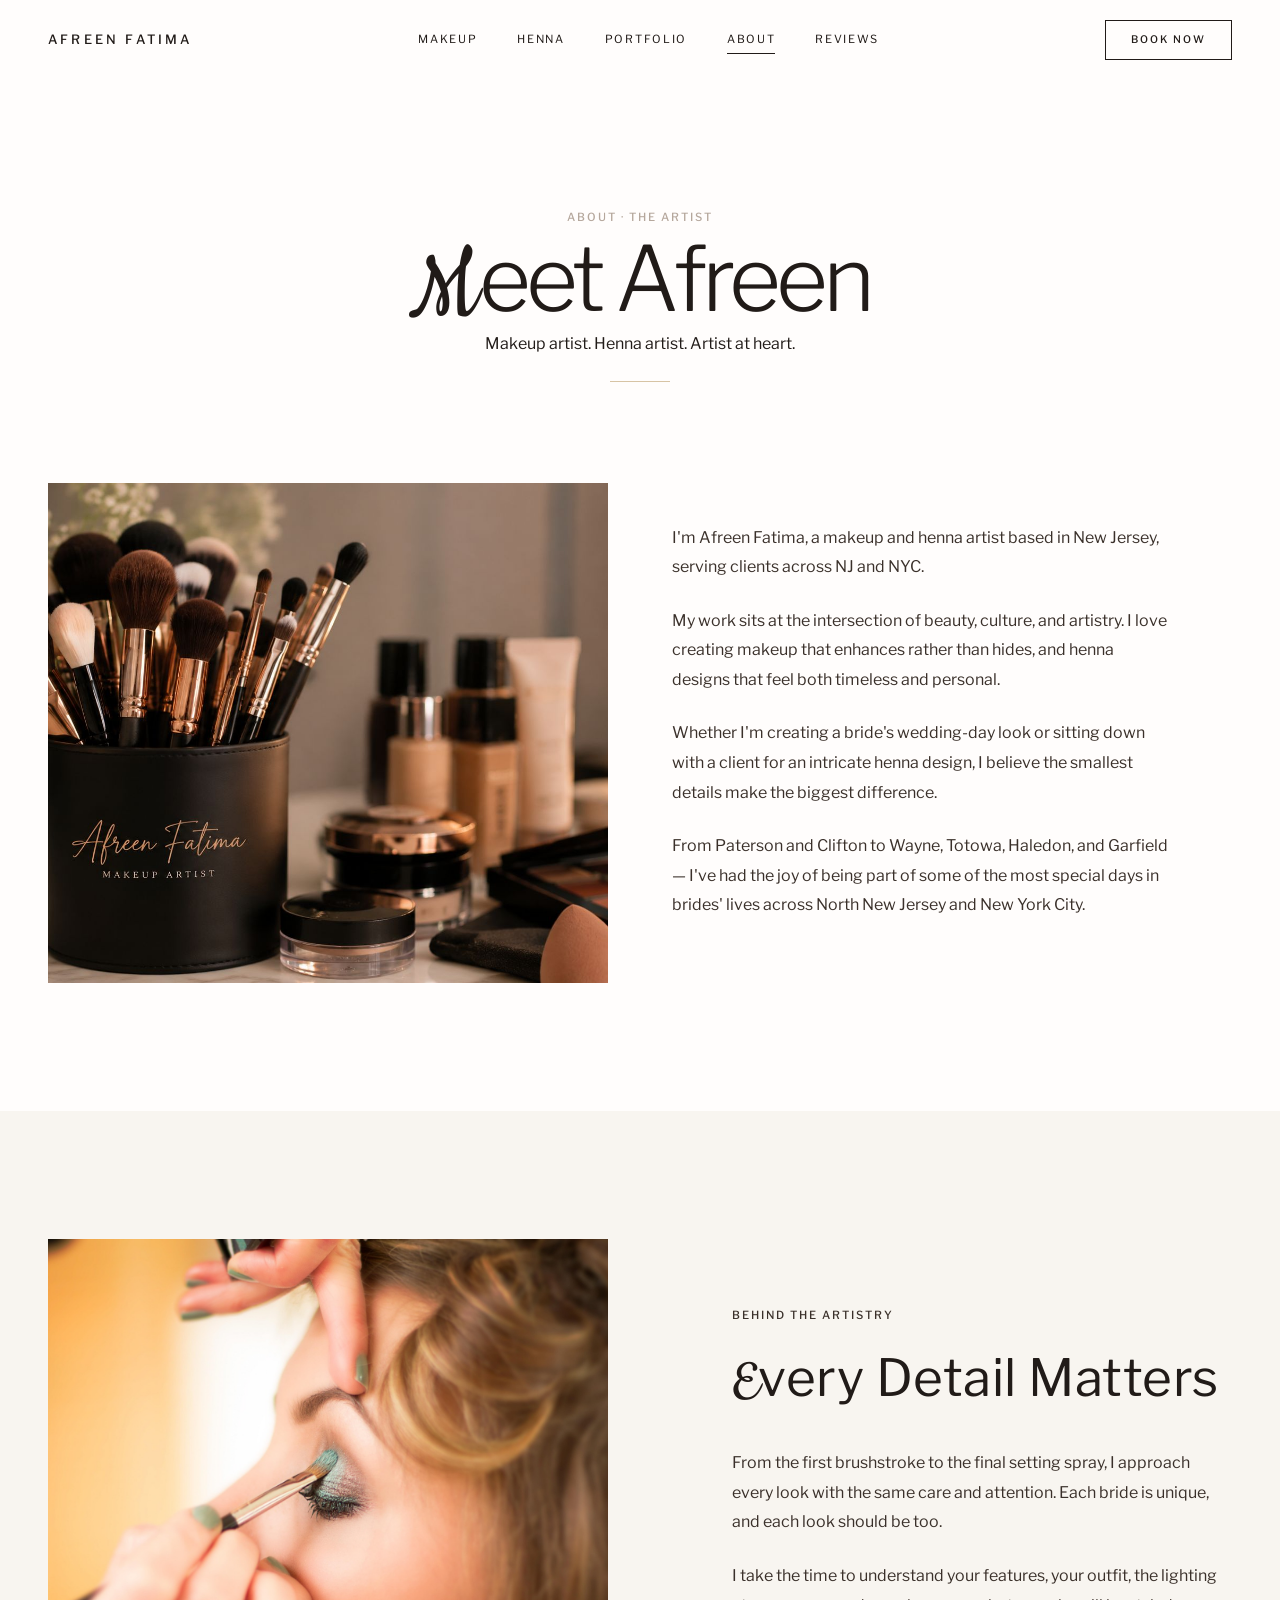
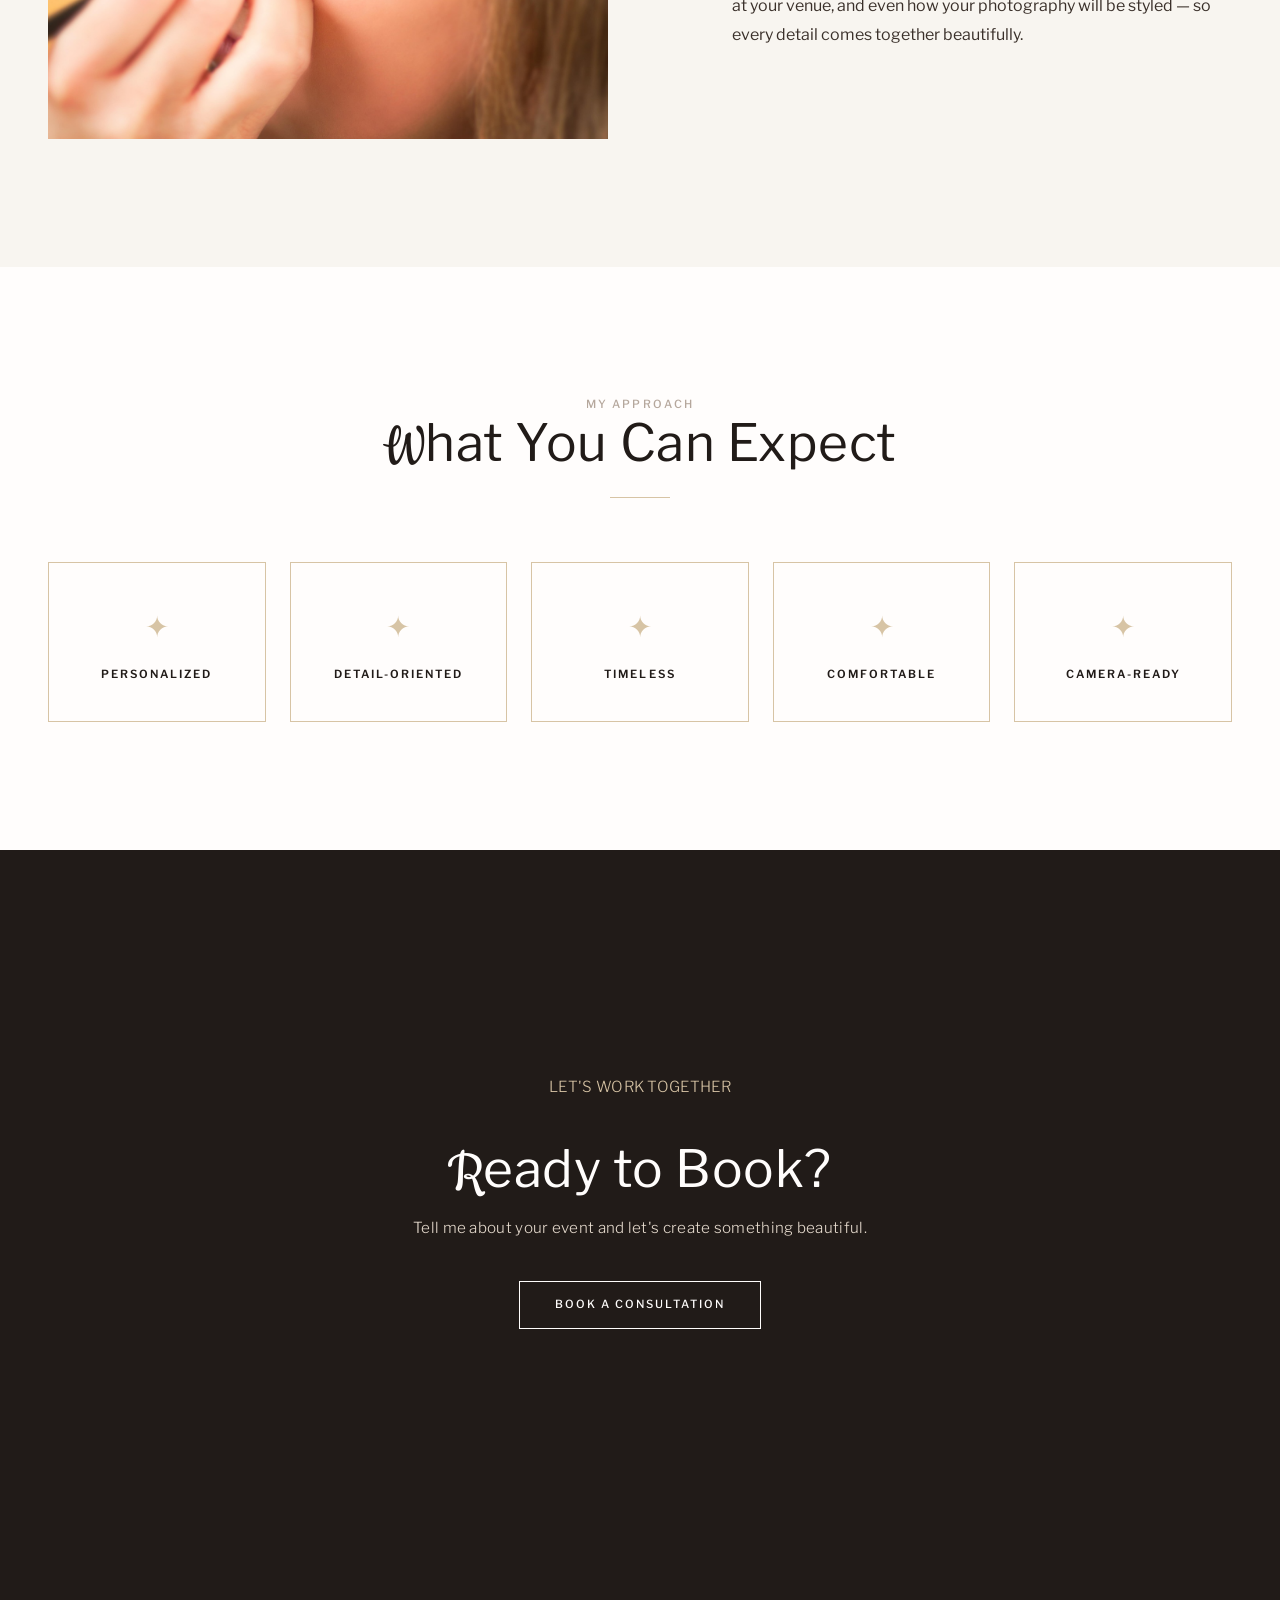
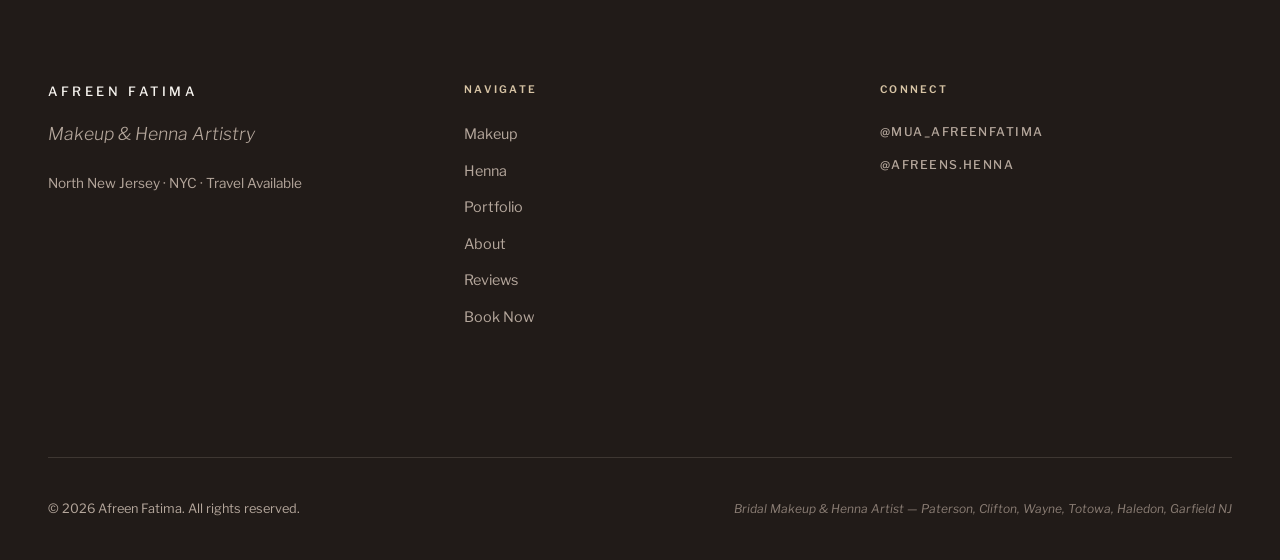
<file: about.html>
<!DOCTYPE html>
<html lang="en">
<head>
  <meta charset="UTF-8">
  <meta name="viewport" content="width=device-width, initial-scale=1.0">
  <title>About Afreen Fatima | Bridal Makeup & Henna Artist in North New Jersey</title>
  <meta name="description" content="Meet Afreen Fatima — a professional bridal makeup and henna artist based in North New Jersey, serving Paterson, Clifton, Wayne, Totowa, Haledon, Garfield, and NYC. Personal, detailed, elegant bridal artistry.">
  <meta name="robots" content="index, follow">
  <link rel="canonical" href="https://afreenfatima.com/about">
  <meta property="og:title" content="About Afreen Fatima | Bridal Makeup & Henna Artist — NJ">
  <meta property="og:description" content="Meet Afreen — a makeup and henna artist based in North NJ serving brides across New Jersey and NYC.">
  <meta property="og:image" content="img/makeup/Afreen Fatima Makeup Vanity Setup.jpg">
  <meta property="og:url" content="https://afreenfatima.com/about">
  <meta property="og:type" content="website">
  <link href="https://fonts.googleapis.com/css2?family=Cookie&family=Libre+Franklin:ital,wght@0,100..900;1,100..900&family=Send+Flowers&display=swap" rel="stylesheet">
  <link rel="stylesheet" href="css/style.css">
  <link rel="stylesheet" href="css/inner-editorial.css">
</head>
<body>

  <!-- ─── HEADER ─── -->
  <header class="header header--dark" id="header">
    <div class="header__inner">
      <a href="index.html" class="header__logo">Afreen Fatima</a>
      <nav class="nav" aria-label="Main navigation">
        <a href="makeup.html" class="nav__link">Makeup</a>
        <a href="henna.html" class="nav__link">Henna</a>
        <a href="portfolio.html" class="nav__link">Portfolio</a>
        <a href="about.html" class="nav__link active">About</a>
        <a href="reviews.html" class="nav__link">Reviews</a>
      </nav>
      <a href="contact.html" class="header__book">Book Now</a>
      <button class="hamburger" id="hamburger" aria-label="Toggle navigation menu">
        <span></span><span></span><span></span>
      </button>
    </div>
  </header>

  <div class="mobile-nav" id="mobile-nav">
    <a href="index.html" class="mobile-nav__link">Home</a>
    <a href="makeup.html" class="mobile-nav__link">Makeup</a>
    <a href="henna.html" class="mobile-nav__link">Henna</a>
    <a href="portfolio.html" class="mobile-nav__link">Portfolio</a>
    <a href="about.html" class="mobile-nav__link">About</a>
    <a href="reviews.html" class="mobile-nav__link">Reviews</a>
    <a href="contact.html" class="btn btn--filled mobile-nav__book">Book Now</a>
  </div>

  <main>

    <!-- ─── PAGE HEADER ─── -->
    <section class="editorial-page-header">
      <div class="container">
        <p class="label reveal">About · The Artist</p>
        <h1 class="reveal"><span class="cookie-regular editorial-initial">M</span>eet Afreen</h1>
        <p class="reveal">Makeup artist. Henna artist. Artist at heart.</p>
        <div class="divider reveal"></div>
      </div>
    </section>

    <!-- ─── ABOUT INTRO ─── -->
    <section class="section" style="padding-top: 0;">
      <div class="container">
        <div class="intro">
          <div class="intro__image-wrapper reveal-left">
            <img
              src="img/makeup/Afreen Fatima Makeup Vanity Setup.jpg"
              alt="Afreen Fatima's professional bridal makeup vanity setup featuring branded brush holder, premium foundations, eyeshadow palettes, and beauty tools — bridal makeup artist serving Paterson, Clifton, and North New Jersey"
              class="intro__image"
            >
          </div>

          <div class="intro__content reveal-right">
            <p>I'm Afreen Fatima, a makeup and henna artist based in New Jersey, serving clients across NJ and NYC.</p>
            <p>My work sits at the intersection of beauty, culture, and artistry. I love creating makeup that enhances rather than hides, and henna designs that feel both timeless and personal.</p>
            <p>Whether I'm creating a bride's wedding-day look or sitting down with a client for an intricate henna design, I believe the smallest details make the biggest difference.</p>
            <p>From Paterson and Clifton to Wayne, Totowa, Haledon, and Garfield — I've had the joy of being part of some of the most special days in brides' lives across North New Jersey and New York City.</p>
          </div>
        </div>
      </div>
    </section>

    <!-- ─── PROCESS IMAGE ─── -->
    <section class="section section--ivory">
      <div class="container">
        <div class="intro" style="direction: rtl;">
          <div style="direction: ltr;" class="intro__content reveal-left">
            <p class="label">Behind the Artistry</p>
            <h2 style="margin-top: var(--space-sm);"><span class="cookie-regular editorial-initial">E</span>very Detail Matters</h2>
            <p style="margin-top: var(--space-md);">From the first brushstroke to the final setting spray, I approach every look with the same care and attention. Each bride is unique, and each look should be too.</p>
            <p>I take the time to understand your features, your outfit, the lighting at your venue, and even how your photography will be styled — so every detail comes together beautifully.</p>
          </div>

          <div style="direction: ltr;" class="intro__image-wrapper reveal-right">
            <img
              src="img/makeup/Makeup artist applying eyeshadow with a brush.jpg"
              alt="Makeup artist carefully applying shimmering eyeshadow with a precision brush during a bridal makeup session — professional bridal makeup artist serving Clifton, Paterson, and NJ brides"
              class="intro__image"
            >
          </div>
        </div>
      </div>
    </section>

    <!-- ─── MY APPROACH ─── -->
    <section class="section">
      <div class="container">
        <div class="text-center reveal">
          <p class="label">My Approach</p>
          <h2><span class="cookie-regular editorial-initial">W</span>hat You Can Expect</h2>
          <div class="divider"></div>
        </div>

        <div class="approach-grid">
          <div class="approach-item reveal reveal-delay-1">
            <div class="approach-item__icon">✦</div>
            <h4>Personalized</h4>
          </div>
          <div class="approach-item reveal reveal-delay-2">
            <div class="approach-item__icon">✦</div>
            <h4>Detail-Oriented</h4>
          </div>
          <div class="approach-item reveal reveal-delay-3">
            <div class="approach-item__icon">✦</div>
            <h4>Timeless</h4>
          </div>
          <div class="approach-item reveal reveal-delay-4">
            <div class="approach-item__icon">✦</div>
            <h4>Comfortable</h4>
          </div>
          <div class="approach-item reveal reveal-delay-4">
            <div class="approach-item__icon">✦</div>
            <h4>Camera-Ready</h4>
          </div>
        </div>
      </div>
    </section>

    <!-- ─── CTA ─── -->
    <section class="section section--espresso">
      <div class="container">
        <div class="cta-banner cta-banner--dark reveal">
          <p class="label" style="color: var(--color-champagne);">Let's Work Together</p>
          <h2 style="color: var(--color-warm-white);"><span class="cookie-regular editorial-initial">R</span>eady to Book?</h2>
          <p style="color: var(--color-champagne-light);">Tell me about your event and let's create something beautiful.</p>
          <a href="contact.html" class="btn btn--light">Book a Consultation</a>
        </div>
      </div>
    </section>

  </main>

  <!-- ─── FOOTER ─── -->
  <footer class="footer" id="footer">
    <div class="container">
      <div class="footer__inner">
        <div>
          <p class="footer__brand">Afreen Fatima</p>
          <p class="footer__tagline">Makeup & Henna Artistry</p>
          <p class="footer__location">North New Jersey · NYC · Travel Available</p>
        </div>
        <div>
          <p class="footer__heading">Navigate</p>
          <div class="footer__links">
            <a href="makeup.html" class="footer__link">Makeup</a>
            <a href="henna.html" class="footer__link">Henna</a>
            <a href="portfolio.html" class="footer__link">Portfolio</a>
            <a href="about.html" class="footer__link">About</a>
            <a href="reviews.html" class="footer__link">Reviews</a>
            <a href="contact.html" class="footer__link">Book Now</a>
          </div>
        </div>
        <div>
          <p class="footer__heading">Connect</p>
          <div class="footer__social">
            <a href="https://www.instagram.com/mua_afreenfatima/" target="_blank" rel="noopener noreferrer" class="footer__social-link">@mua_afreenfatima</a>
          </div>
          <div class="footer__social" style="margin-top: 0.75rem;">
            <a href="https://www.instagram.com/afreens.henna/" target="_blank" rel="noopener noreferrer" class="footer__social-link">@afreens.henna</a>
          </div>
        </div>
      </div>
      <div class="footer__bottom">
        <p class="footer__copyright">&copy; 2026 Afreen Fatima. All rights reserved.</p>
        <p class="footer__credit"><em>Bridal Makeup & Henna Artist — Paterson, Clifton, Wayne, Totowa, Haledon, Garfield NJ</em></p>
      </div>
    </div>
  </footer>

  <script src="js/main.js"></script>
</body>
</html>
</file>
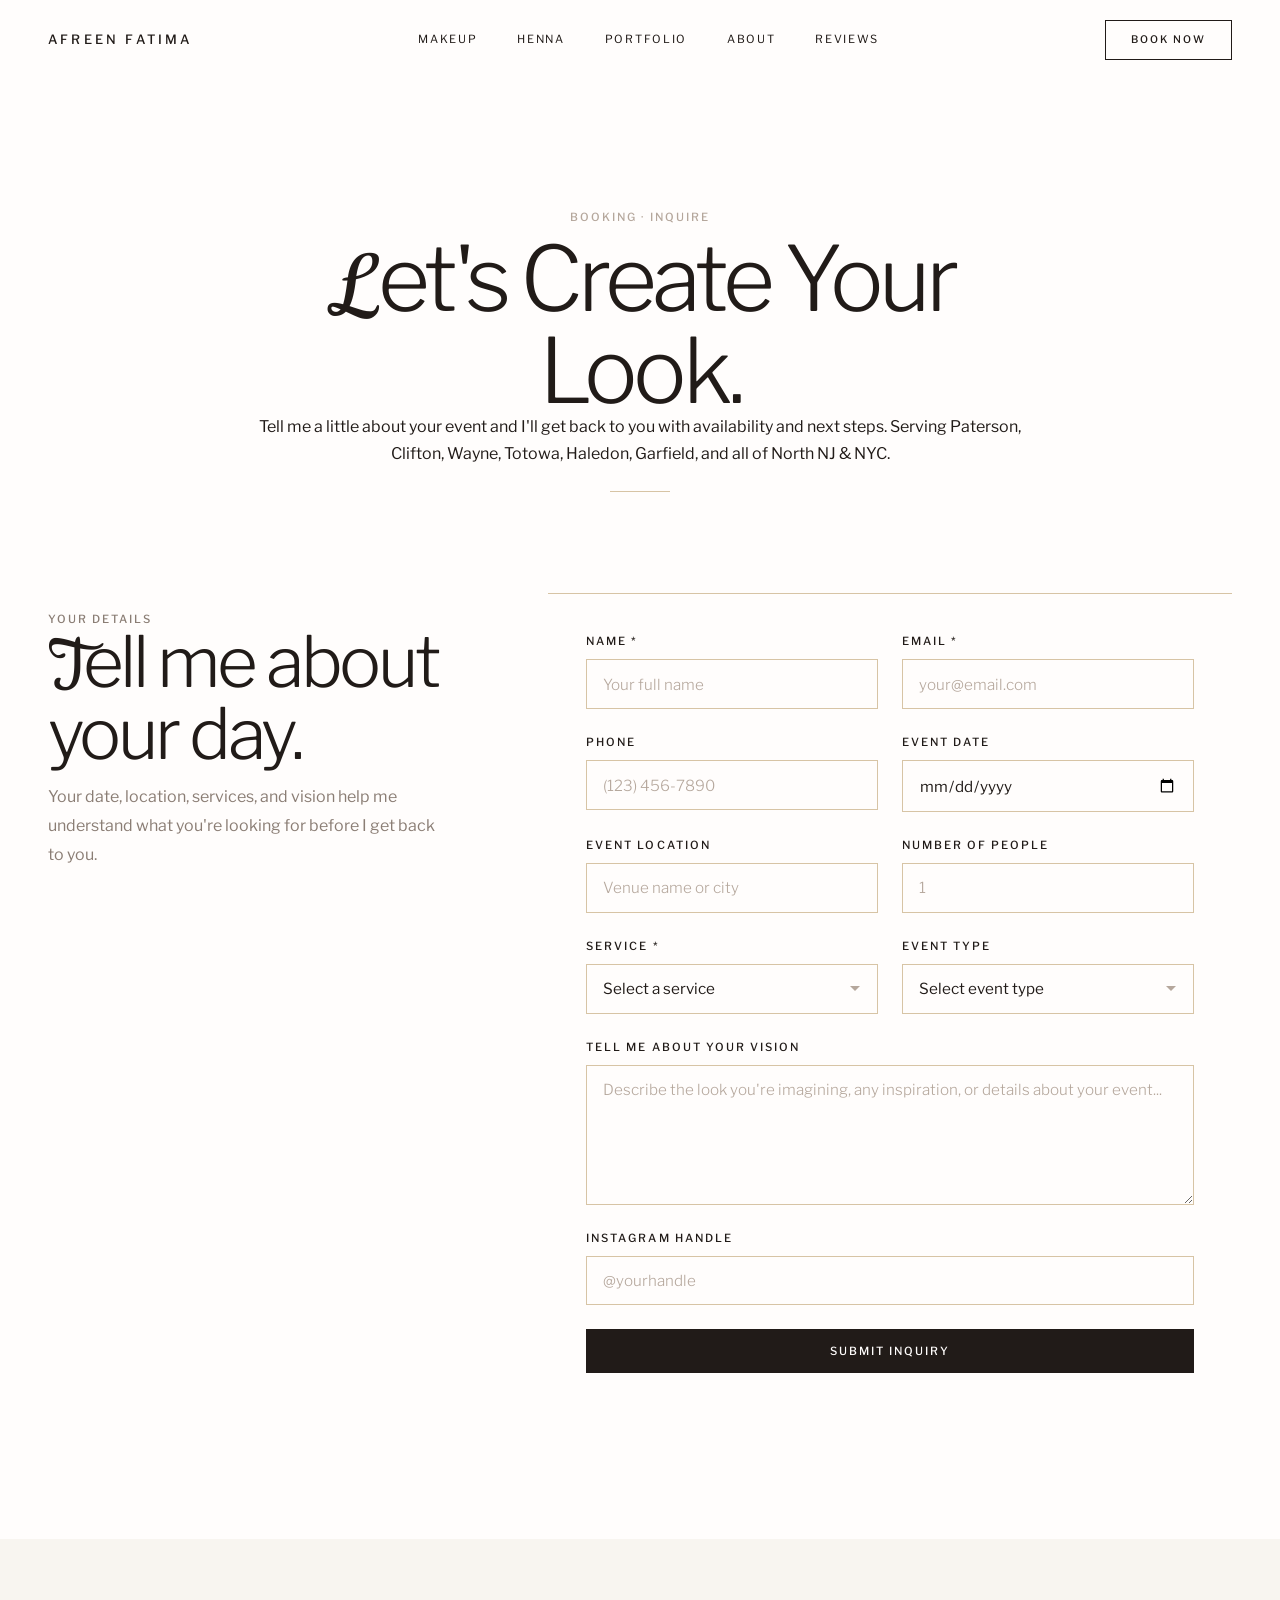
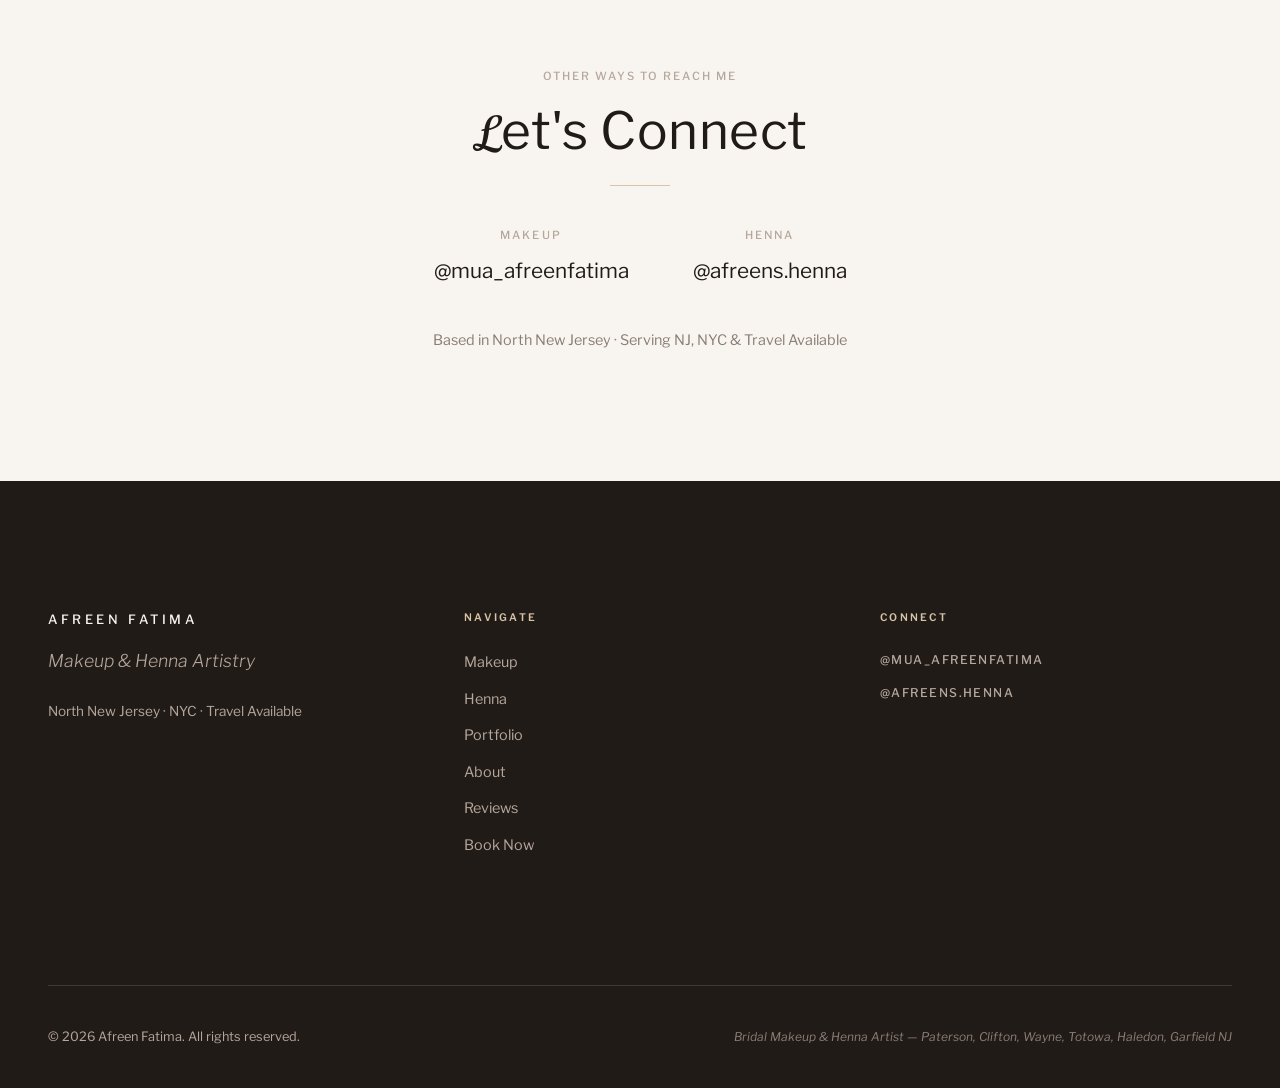
<file: contact.html>
<!DOCTYPE html>
<html lang="en">
<head>
  <meta charset="UTF-8">
  <meta name="viewport" content="width=device-width, initial-scale=1.0">
  <title>Book Bridal Makeup & Henna in Paterson, Clifton, Wayne NJ | Afreen Fatima</title>
  <meta name="description" content="Book your bridal makeup or henna appointment with Afreen Fatima. Serving Paterson, Clifton, Wayne, Totowa, Haledon, Garfield, and all of North New Jersey & NYC. Fill out the inquiry form to get started.">
  <meta name="robots" content="index, follow">
  <link rel="canonical" href="https://afreenfatima.com/contact">
  <meta property="og:title" content="Book Now — Afreen Fatima | Bridal Makeup & Henna Artist">
  <meta property="og:description" content="Inquire about bridal makeup and henna services in North New Jersey and NYC.">
  <meta property="og:url" content="https://afreenfatima.com/contact">
  <meta property="og:type" content="website">
  <link href="https://fonts.googleapis.com/css2?family=Cookie&family=Libre+Franklin:ital,wght@0,100..900;1,100..900&family=Send+Flowers&display=swap" rel="stylesheet">
  <link rel="stylesheet" href="css/style.css">
  <link rel="stylesheet" href="css/inner-editorial.css">
</head>
<body>

  <!-- ─── HEADER ─── -->
  <header class="header header--dark" id="header">
    <div class="header__inner">
      <a href="index.html" class="header__logo">Afreen Fatima</a>
      <nav class="nav" aria-label="Main navigation">
        <a href="makeup.html" class="nav__link">Makeup</a>
        <a href="henna.html" class="nav__link">Henna</a>
        <a href="portfolio.html" class="nav__link">Portfolio</a>
        <a href="about.html" class="nav__link">About</a>
        <a href="reviews.html" class="nav__link">Reviews</a>
      </nav>
      <a href="contact.html" class="header__book">Book Now</a>
      <button class="hamburger" id="hamburger" aria-label="Toggle navigation menu">
        <span></span><span></span><span></span>
      </button>
    </div>
  </header>

  <div class="mobile-nav" id="mobile-nav">
    <a href="index.html" class="mobile-nav__link">Home</a>
    <a href="makeup.html" class="mobile-nav__link">Makeup</a>
    <a href="henna.html" class="mobile-nav__link">Henna</a>
    <a href="portfolio.html" class="mobile-nav__link">Portfolio</a>
    <a href="about.html" class="mobile-nav__link">About</a>
    <a href="reviews.html" class="mobile-nav__link">Reviews</a>
    <a href="contact.html" class="btn btn--filled mobile-nav__book">Book Now</a>
  </div>

  <main>

    <!-- ─── PAGE HEADER ─── -->
    <section class="editorial-page-header">
      <div class="container container--narrow">
        <p class="label reveal">Booking · Inquire</p>
        <h1 class="reveal"><span class="cookie-regular editorial-initial">L</span>et's Create Your Look.</h1>
        <p class="reveal">Tell me a little about your event and I'll get back to you with availability and next steps. Serving Paterson, Clifton, Wayne, Totowa, Haledon, Garfield, and all of North NJ & NYC.</p>
        <div class="divider reveal"></div>
      </div>
    </section>

    <!-- ─── BOOKING FORM ─── -->
    <section class="section" style="padding-top: 0;">
      <div class="container">
        <div class="contact-editorial">
          <div class="contact-editorial__intro reveal">
            <p class="label">Your Details</p>
            <h1><span class="cookie-regular editorial-initial">T</span>ell me about your day.</h1>
            <p>Your date, location, services, and vision help me understand what you're looking for before I get back to you.</p>
          </div>

          <form id="booking-form" class="contact-editorial__form reveal" action="https://formspree.io/f/YOUR_FORM_ID" method="POST">

          <div class="form-grid">
            <!-- Name -->
            <div class="form-group">
              <label for="name">Name *</label>
              <input type="text" id="name" name="name" placeholder="Your full name" required>
            </div>

            <!-- Email -->
            <div class="form-group">
              <label for="email">Email *</label>
              <input type="email" id="email" name="email" placeholder="your@email.com" required>
            </div>

            <!-- Phone -->
            <div class="form-group">
              <label for="phone">Phone</label>
              <input type="tel" id="phone" name="phone" placeholder="(123) 456-7890">
            </div>

            <!-- Event Date -->
            <div class="form-group">
              <label for="event-date">Event Date</label>
              <input type="date" id="event-date" name="event_date">
            </div>

            <!-- Event Location -->
            <div class="form-group">
              <label for="location">Event Location</label>
              <input type="text" id="location" name="location" placeholder="Venue name or city">
            </div>

            <!-- Number of People -->
            <div class="form-group">
              <label for="people">Number of People</label>
              <input type="number" id="people" name="number_of_people" placeholder="1" min="1">
            </div>

            <!-- Service -->
            <div class="form-group">
              <label for="service">Service *</label>
              <select id="service" name="service" required>
                <option value="" disabled selected>Select a service</option>
                <option value="bridal-makeup">Bridal Makeup</option>
                <option value="party-makeup">Party / Occasion Makeup</option>
                <option value="bridal-henna">Bridal Henna</option>
                <option value="party-henna">Party / Event Henna</option>
                <option value="makeup-and-henna">Makeup + Henna</option>
                <option value="other">Other</option>
              </select>
            </div>

            <!-- Event Type -->
            <div class="form-group">
              <label for="event-type">Event Type</label>
              <select id="event-type" name="event_type">
                <option value="" disabled selected>Select event type</option>
                <option value="wedding">Wedding</option>
                <option value="engagement">Engagement</option>
                <option value="eid">Eid</option>
                <option value="party">Party</option>
                <option value="photoshoot">Photoshoot</option>
                <option value="other">Other</option>
              </select>
            </div>

            <!-- Vision / Message -->
            <div class="form-group form-group--full">
              <label for="message">Tell Me About Your Vision</label>
              <textarea id="message" name="message" placeholder="Describe the look you're imagining, any inspiration, or details about your event..."></textarea>
            </div>

            <!-- Instagram -->
            <div class="form-group form-group--full">
              <label for="instagram">Instagram Handle</label>
              <input type="text" id="instagram" name="instagram" placeholder="@yourhandle">
            </div>
          </div>

          <!-- Submit -->
          <div class="form-submit">
            <button type="submit" class="btn btn--filled" style="width: 100%;">Submit Inquiry</button>
          </div>

          <!-- Form Message -->
          <div class="form-message" id="form-message"></div>

          </form>
        </div>
      </div>
    </section>

    <!-- ─── CONTACT INFO ─── -->
    <section class="section section--ivory">
      <div class="container container--narrow" style="text-align: center;">
        <div class="reveal">
          <p class="label">Other Ways to Reach Me</p>
          <h2 style="margin-top: var(--space-sm);"><span class="cookie-regular editorial-initial">L</span>et's Connect</h2>
          <div class="divider"></div>

          <div style="margin-top: var(--space-lg); display: flex; justify-content: center; gap: var(--space-xl); flex-wrap: wrap;">
            <div>
              <p class="label" style="margin-bottom: 0.5rem;">Makeup</p>
              <a href="https://www.instagram.com/mua_afreenfatima/" target="_blank" rel="noopener noreferrer" style="font-family: var(--font-heading); font-size: 1.3rem; color: var(--color-espresso);">@mua_afreenfatima</a>
            </div>
            <div>
              <p class="label" style="margin-bottom: 0.5rem;">Henna</p>
              <a href="https://www.instagram.com/afreens.henna/" target="_blank" rel="noopener noreferrer" style="font-family: var(--font-heading); font-size: 1.3rem; color: var(--color-espresso);">@afreens.henna</a>
            </div>
          </div>

          <p style="margin-top: var(--space-lg); color: var(--color-taupe-dark); font-size: 0.9rem;">Based in North New Jersey · Serving NJ, NYC & Travel Available</p>
        </div>
      </div>
    </section>

  </main>

  <!-- ─── FOOTER ─── -->
  <footer class="footer" id="footer">
    <div class="container">
      <div class="footer__inner">
        <div>
          <p class="footer__brand">Afreen Fatima</p>
          <p class="footer__tagline">Makeup & Henna Artistry</p>
          <p class="footer__location">North New Jersey · NYC · Travel Available</p>
        </div>
        <div>
          <p class="footer__heading">Navigate</p>
          <div class="footer__links">
            <a href="makeup.html" class="footer__link">Makeup</a>
            <a href="henna.html" class="footer__link">Henna</a>
            <a href="portfolio.html" class="footer__link">Portfolio</a>
            <a href="about.html" class="footer__link">About</a>
            <a href="reviews.html" class="footer__link">Reviews</a>
            <a href="contact.html" class="footer__link">Book Now</a>
          </div>
        </div>
        <div>
          <p class="footer__heading">Connect</p>
          <div class="footer__social">
            <a href="https://www.instagram.com/mua_afreenfatima/" target="_blank" rel="noopener noreferrer" class="footer__social-link">@mua_afreenfatima</a>
          </div>
          <div class="footer__social" style="margin-top: 0.75rem;">
            <a href="https://www.instagram.com/afreens.henna/" target="_blank" rel="noopener noreferrer" class="footer__social-link">@afreens.henna</a>
          </div>
        </div>
      </div>
      <div class="footer__bottom">
        <p class="footer__copyright">&copy; 2026 Afreen Fatima. All rights reserved.</p>
        <p class="footer__credit"><em>Bridal Makeup & Henna Artist — Paterson, Clifton, Wayne, Totowa, Haledon, Garfield NJ</em></p>
      </div>
    </div>
  </footer>

  <script src="js/main.js"></script>
</body>
</html>
</file>
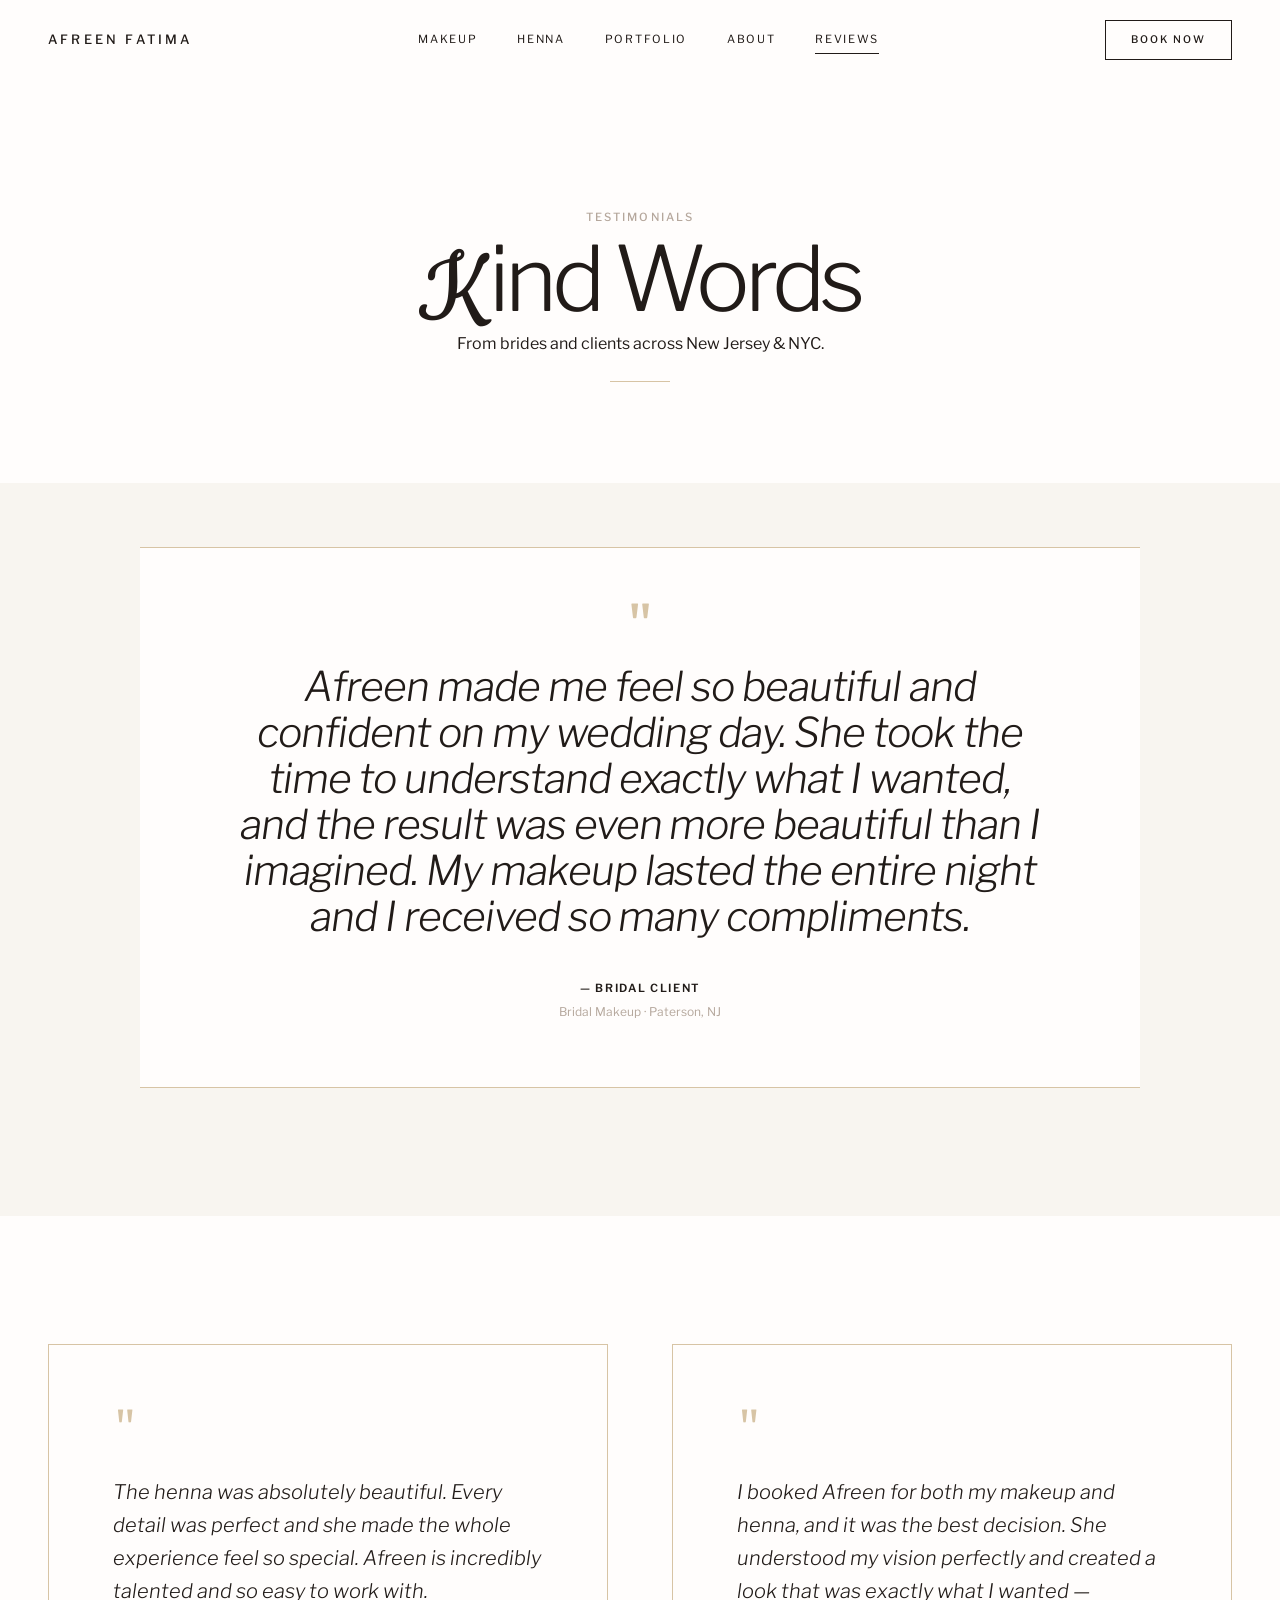
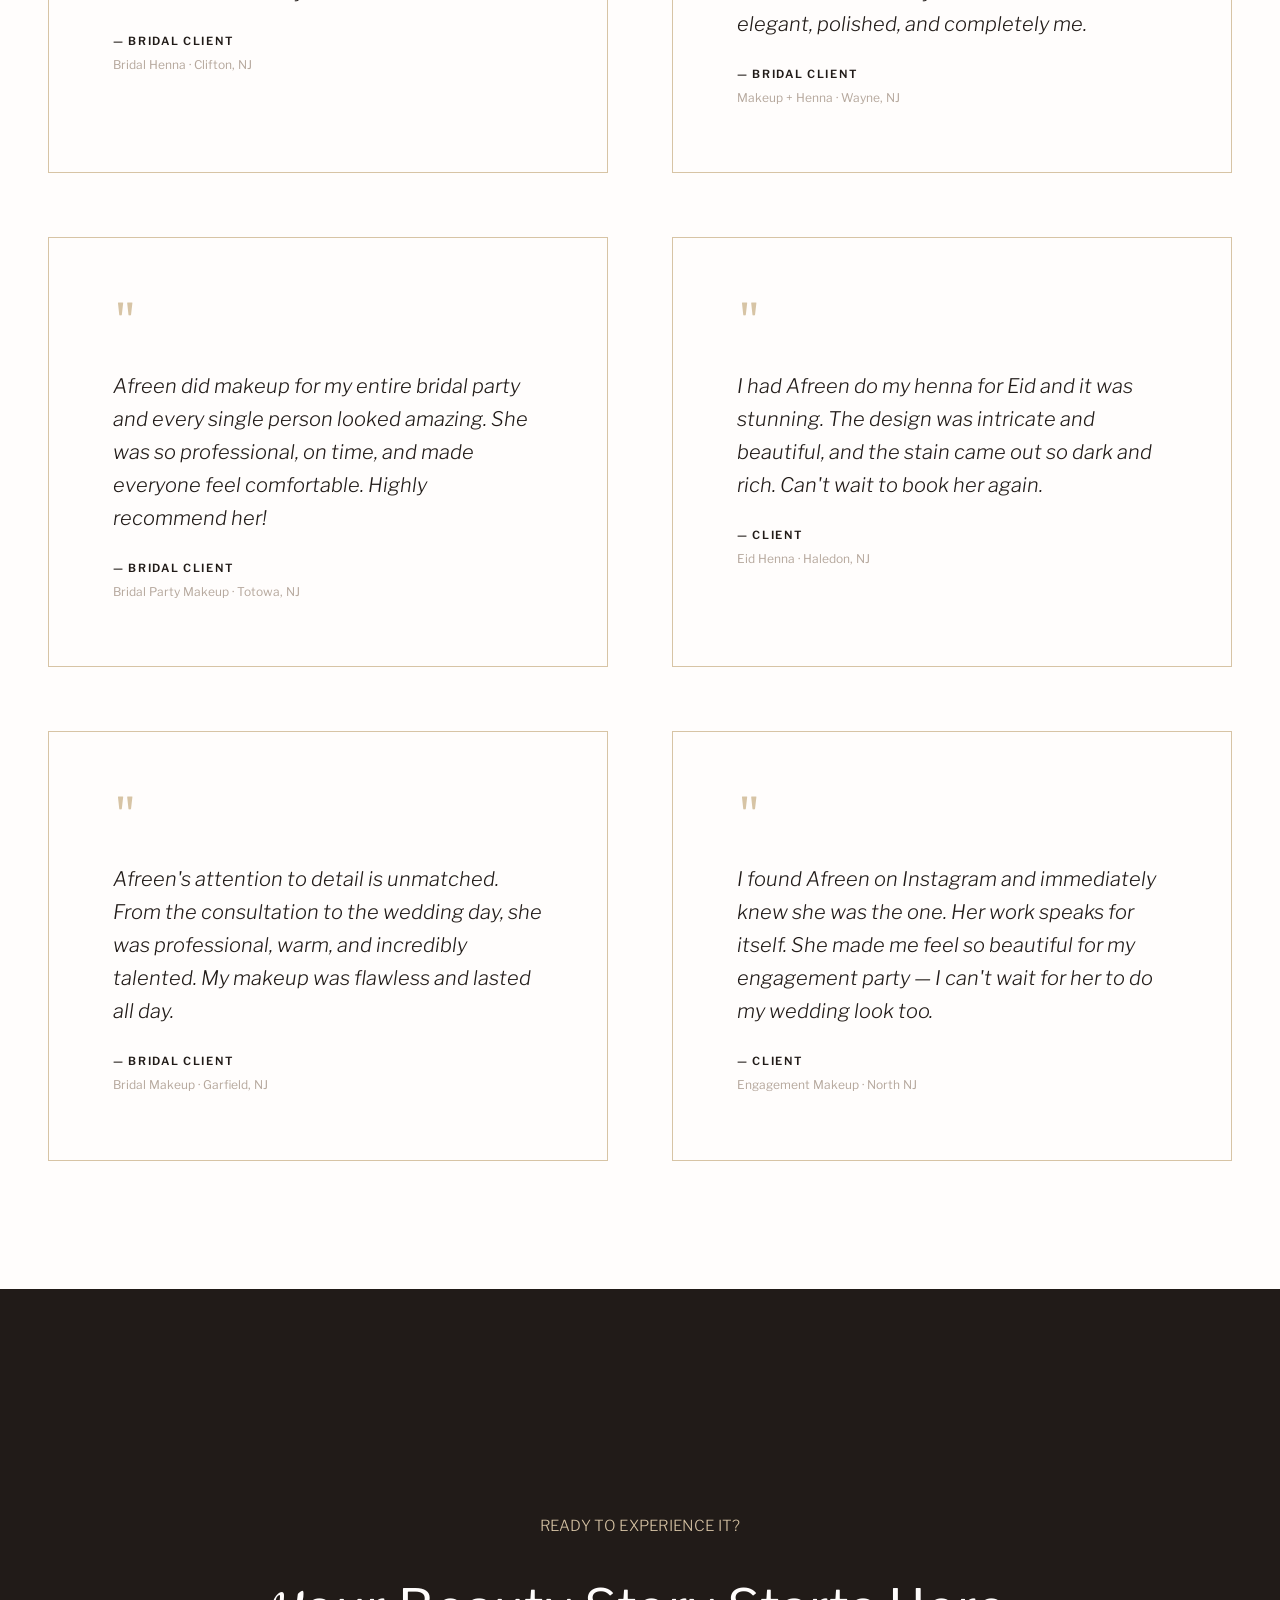
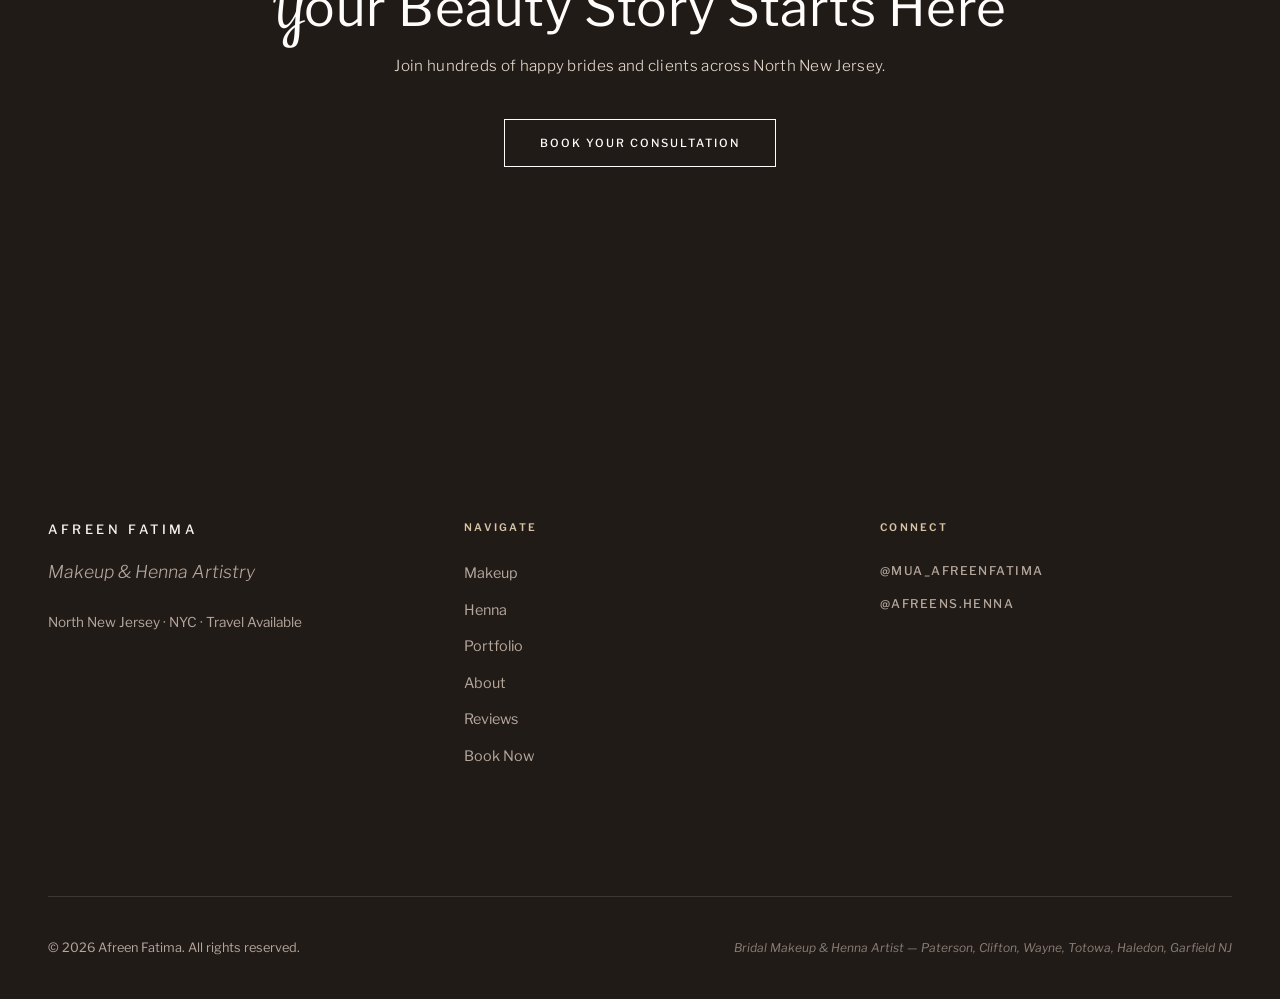
<file: reviews.html>
<!DOCTYPE html>
<html lang="en">
<head>
  <meta charset="UTF-8">
  <meta name="viewport" content="width=device-width, initial-scale=1.0">
  <title>Client Reviews | Bridal Makeup & Henna Artist in NJ — Afreen Fatima</title>
  <meta name="description" content="Read what brides are saying about Afreen Fatima's bridal makeup and henna artistry. Real reviews from clients in Paterson, Clifton, Wayne, Totowa, Haledon, Garfield, and across North New Jersey.">
  <meta name="robots" content="index, follow">
  <link rel="canonical" href="https://afreenfatima.com/reviews">
  <meta property="og:title" content="Kind Words — Afreen Fatima | Bridal Makeup & Henna Reviews">
  <meta property="og:description" content="Real reviews from brides and clients in North New Jersey.">
  <meta property="og:url" content="https://afreenfatima.com/reviews">
  <meta property="og:type" content="website">
  <link href="https://fonts.googleapis.com/css2?family=Cookie&family=Libre+Franklin:ital,wght@0,100..900;1,100..900&family=Send+Flowers&display=swap" rel="stylesheet">
  <link rel="stylesheet" href="css/style.css">
  <link rel="stylesheet" href="css/inner-editorial.css">
</head>
<body>

  <!-- ─── HEADER ─── -->
  <header class="header header--dark" id="header">
    <div class="header__inner">
      <a href="index.html" class="header__logo">Afreen Fatima</a>
      <nav class="nav" aria-label="Main navigation">
        <a href="makeup.html" class="nav__link">Makeup</a>
        <a href="henna.html" class="nav__link">Henna</a>
        <a href="portfolio.html" class="nav__link">Portfolio</a>
        <a href="about.html" class="nav__link">About</a>
        <a href="reviews.html" class="nav__link active">Reviews</a>
      </nav>
      <a href="contact.html" class="header__book">Book Now</a>
      <button class="hamburger" id="hamburger" aria-label="Toggle navigation menu">
        <span></span><span></span><span></span>
      </button>
    </div>
  </header>

  <div class="mobile-nav" id="mobile-nav">
    <a href="index.html" class="mobile-nav__link">Home</a>
    <a href="makeup.html" class="mobile-nav__link">Makeup</a>
    <a href="henna.html" class="mobile-nav__link">Henna</a>
    <a href="portfolio.html" class="mobile-nav__link">Portfolio</a>
    <a href="about.html" class="mobile-nav__link">About</a>
    <a href="reviews.html" class="mobile-nav__link">Reviews</a>
    <a href="contact.html" class="btn btn--filled mobile-nav__book">Book Now</a>
  </div>

  <main>

    <!-- ─── PAGE HEADER ─── -->
    <section class="editorial-page-header">
      <div class="container">
        <p class="label reveal">Testimonials</p>
        <h1 class="reveal"><span class="cookie-regular editorial-initial">K</span>ind Words</h1>
        <p class="reveal">From brides and clients across New Jersey & NYC.</p>
        <div class="divider reveal"></div>
      </div>
    </section>

    <!-- ─── FEATURED REVIEW ─── -->
    <section class="section section--ivory" style="padding-top: var(--space-xl);">
      <div class="container">
        <div class="review-large reviews-editorial-feature reveal">
          <span class="review-large__quote-mark">"</span>
          <p class="review-large__text">Afreen made me feel so beautiful and confident on my wedding day. She took the time to understand exactly what I wanted, and the result was even more beautiful than I imagined. My makeup lasted the entire night and I received so many compliments.</p>
          <p class="review-card__author">— Bridal Client</p>
          <p class="review-card__service">Bridal Makeup · Paterson, NJ</p>
        </div>
      </div>
    </section>

    <!-- ─── REVIEWS GRID ─── -->
    <section class="section">
      <div class="container">
        <div class="reviews-grid">

          <div class="review-card reveal reveal-delay-1">
            <div class="review-card__quote">"</div>
            <p class="review-card__text">The henna was absolutely beautiful. Every detail was perfect and she made the whole experience feel so special. Afreen is incredibly talented and so easy to work with.</p>
            <p class="review-card__author">— Bridal Client</p>
            <p class="review-card__service">Bridal Henna · Clifton, NJ</p>
          </div>

          <div class="review-card reveal reveal-delay-2">
            <div class="review-card__quote">"</div>
            <p class="review-card__text">I booked Afreen for both my makeup and henna, and it was the best decision. She understood my vision perfectly and created a look that was exactly what I wanted — elegant, polished, and completely me.</p>
            <p class="review-card__author">— Bridal Client</p>
            <p class="review-card__service">Makeup + Henna · Wayne, NJ</p>
          </div>

          <div class="review-card reveal reveal-delay-1">
            <div class="review-card__quote">"</div>
            <p class="review-card__text">Afreen did makeup for my entire bridal party and every single person looked amazing. She was so professional, on time, and made everyone feel comfortable. Highly recommend her!</p>
            <p class="review-card__author">— Bridal Client</p>
            <p class="review-card__service">Bridal Party Makeup · Totowa, NJ</p>
          </div>

          <div class="review-card reveal reveal-delay-2">
            <div class="review-card__quote">"</div>
            <p class="review-card__text">I had Afreen do my henna for Eid and it was stunning. The design was intricate and beautiful, and the stain came out so dark and rich. Can't wait to book her again.</p>
            <p class="review-card__author">— Client</p>
            <p class="review-card__service">Eid Henna · Haledon, NJ</p>
          </div>

          <div class="review-card reveal reveal-delay-1">
            <div class="review-card__quote">"</div>
            <p class="review-card__text">Afreen's attention to detail is unmatched. From the consultation to the wedding day, she was professional, warm, and incredibly talented. My makeup was flawless and lasted all day.</p>
            <p class="review-card__author">— Bridal Client</p>
            <p class="review-card__service">Bridal Makeup · Garfield, NJ</p>
          </div>

          <div class="review-card reveal reveal-delay-2">
            <div class="review-card__quote">"</div>
            <p class="review-card__text">I found Afreen on Instagram and immediately knew she was the one. Her work speaks for itself. She made me feel so beautiful for my engagement party — I can't wait for her to do my wedding look too.</p>
            <p class="review-card__author">— Client</p>
            <p class="review-card__service">Engagement Makeup · North NJ</p>
          </div>

        </div>
      </div>
    </section>

    <!-- ─── CTA ─── -->
    <section class="section section--espresso">
      <div class="container">
        <div class="cta-banner cta-banner--dark reveal">
          <p class="label" style="color: var(--color-champagne);">Ready to Experience It?</p>
          <h2 style="color: var(--color-warm-white);"><span class="cookie-regular editorial-initial">Y</span>our Beauty Story Starts Here</h2>
          <p style="color: var(--color-champagne-light);">Join hundreds of happy brides and clients across North New Jersey.</p>
          <a href="contact.html" class="btn btn--light">Book Your Consultation</a>
        </div>
      </div>
    </section>

  </main>

  <!-- ─── FOOTER ─── -->
  <footer class="footer" id="footer">
    <div class="container">
      <div class="footer__inner">
        <div>
          <p class="footer__brand">Afreen Fatima</p>
          <p class="footer__tagline">Makeup & Henna Artistry</p>
          <p class="footer__location">North New Jersey · NYC · Travel Available</p>
        </div>
        <div>
          <p class="footer__heading">Navigate</p>
          <div class="footer__links">
            <a href="makeup.html" class="footer__link">Makeup</a>
            <a href="henna.html" class="footer__link">Henna</a>
            <a href="portfolio.html" class="footer__link">Portfolio</a>
            <a href="about.html" class="footer__link">About</a>
            <a href="reviews.html" class="footer__link">Reviews</a>
            <a href="contact.html" class="footer__link">Book Now</a>
          </div>
        </div>
        <div>
          <p class="footer__heading">Connect</p>
          <div class="footer__social">
            <a href="https://www.instagram.com/mua_afreenfatima/" target="_blank" rel="noopener noreferrer" class="footer__social-link">@mua_afreenfatima</a>
          </div>
          <div class="footer__social" style="margin-top: 0.75rem;">
            <a href="https://www.instagram.com/afreens.henna/" target="_blank" rel="noopener noreferrer" class="footer__social-link">@afreens.henna</a>
          </div>
        </div>
      </div>
      <div class="footer__bottom">
        <p class="footer__copyright">&copy; 2026 Afreen Fatima. All rights reserved.</p>
        <p class="footer__credit"><em>Bridal Makeup & Henna Artist — Paterson, Clifton, Wayne, Totowa, Haledon, Garfield NJ</em></p>
      </div>
    </div>
  </footer>

  <script src="js/main.js"></script>
</body>
</html>
</file>
<file: css/style.css>
.cookie-regular {
  font-family: "Cookie", cursive;
  font-weight: 400;
  font-style: normal;
}

/* ===================================================================
   AFREEN FATIMA — Bridal Makeup & Henna Artist
   Design System + Complete Styles
   =================================================================== */

/* ───────────────────── Google Fonts ───────────────────── */
/*  loaded via @import; Libre Franklin loaded via <link> in HTML */
@import url('https://fonts.googleapis.com/css2?family=Cormorant+Garamond:ital,wght@0,300;0,400;0,500;0,600;0,700;1,300;1,400;1,500&display=swap');

/* ───────────────────── CSS Custom Properties ───────────────────── */
:root {
  /* Colors */
  --color-ivory: #F8F5F0;
  --color-espresso: #211B18;
  --color-taupe: #B5A79C;
  --color-champagne: #D7C4A5;
  --color-warm-white: #FFFDFC;
  --color-champagne-light: #E8DDD0;
  --color-espresso-light: #3A302A;
  --color-taupe-dark: #8A7D74;
  --color-overlay: rgba(33, 27, 24, 0.55);
  --color-overlay-light: rgba(33, 27, 24, 0.30);

  /* Typography */
  --font-heading: "Libre Franklin", sans-sans-serif;
  --font-body: "Libre Franklin", sans-sans-serif;
  --font-accent: "Libre Franklin", sans-sans-serif;

  /* Spacing */
  --space-xs: 0.5rem;
  --space-sm: 1rem;
  --space-md: 1.5rem;
  --space-lg: 2.5rem;
  --space-xl: 4rem;
  --space-2xl: 6rem;
  --space-3xl: 8rem;

  /* Layout */
  --max-width: 1280px;
  --max-width-narrow: 900px;
  --max-width-text: 680px;
  --header-height: 80px;

  /* Transitions */
  --transition-fast: 0.2s ease;
  --transition-base: 0.3s ease;
  --transition-slow: 0.5s ease;
  --transition-elegant: 0.6s cubic-bezier(0.22, 1, 0.36, 1);

  /* Borders */
  --border-thin: 1px solid var(--color-champagne);
  --border-taupe: 1px solid var(--color-taupe);
}

/* ───────────────────── Reset & Base ───────────────────── */
*,
*::before,
*::after {
  margin: 0;
  padding: 0;
  box-sizing: border-box;
}

html {
  scroll-behavior: smooth;
  font-size: 16px;
  -webkit-font-smoothing: antialiased;
  -moz-osx-font-smoothing: grayscale;
}

body {
  font-family: var(--font-body);
  font-weight: 400;
  font-size: 1rem;
  line-height: 1.7;
  color: var(--color-espresso);
  background-color: var(--color-warm-white);
  overflow-x: hidden;
}

img {
  max-width: 100%;
  height: auto;
  display: block;
}

a {
  color: inherit;
  text-decoration: none;
  transition: var(--transition-base);
}

ul, ol {
  list-style: none;
}

button {
  font-family: inherit;
  cursor: pointer;
  border: none;
  background: none;
}

input, select, textarea {
  font-family: var(--font-body);
  font-size: 1rem;
}

::selection {
  background-color: var(--color-champagne);
  color: var(--color-espresso);
}

/* ───────────────────── Typography ───────────────────── */
h1, h2, h3, h4 {
  font-family: var(--font-heading);
  font-weight: 400;
  line-height: 1.15;
  color: var(--color-espresso);
}

h1 {
  font-size: clamp(2.5rem, 6vw, 4.5rem);
  letter-spacing: 0.01em;
}

h2 {
  font-size: clamp(2rem, 4.5vw, 3.2rem);
  letter-spacing: 0.01em;
}

h3 {
  font-size: clamp(1.4rem, 3vw, 2rem);
}

h4 {
  font-size: clamp(1.1rem, 2vw, 1.4rem);
}

.label {
  font-family: var(--font-accent);
  font-optical-sizing: auto;
  font-size: 0.7rem;
  font-weight: 500;
  font-style: normal;
  letter-spacing: 0.18em;
  text-transform: uppercase;
  color: var(--color-taupe);
}

.accent-script {
  font-family: var(--font-heading);
  font-style: italic;
  font-weight: 300;
  color: var(--color-taupe-dark);
}

/* ───────────────────── Drop Cap & Libre Franklin Editorial Accents ───────────────────── */
.drop-cap {
  font-family: var(--font-accent);
  font-optical-sizing: auto;
  font-weight: 800;
  font-style: normal;
  float: left;
  font-size: 3.8rem;
  line-height: 0.78;
  padding-right: 0.12em;
  padding-top: 0.06em;
  color: var(--color-espresso);
  letter-spacing: -0.05em;
}

.editorial-initial {
  font-family: "Cookie", cursive;
  font-weight: 400;
  font-style: normal;
  letter-spacing: 0;
  color: var(--color-champagne);
}

.editorial-initial--hero {
  color: inherit;
  font-size: 1.22em;
  line-height: 0;
  margin-right: -0.02em;
}

.editorial-initial--heading {
  display: inline-block;
  font-size: 1.18em;
  line-height: 0.8;
  margin-right: -0.03em;
  vertical-align: -0.04em;
}

/* ───────────────────── Editorial Section Headers ───────────────────── */
.section-header {
  margin-bottom: var(--space-xl);
}

.section-header h2 {
  font-family: var(--font-heading);
  font-weight: 300;
  letter-spacing: 0.01em;
}

.section-header h2 em {
  font-style: italic;
  font-weight: 300;
}

.section-header__kicker {
  font-family: var(--font-accent);
  font-optical-sizing: auto;
  font-weight: 500;
  font-style: normal;
  font-size: 0.7rem;
  letter-spacing: 0.22em;
  text-transform: uppercase;
  color: var(--color-taupe);
  display: block;
  margin-bottom: var(--space-sm);
}

.section-header__sub {
  font-family: var(--font-body);
  font-size: 1rem;
  font-weight: 300;
  color: var(--color-taupe-dark);
  margin-top: var(--space-sm);
  letter-spacing: 0.02em;
}

/* Left-aligned (editorial / Byrdie-inspired) */
.section-header--left {
  text-align: left;
}

.section-header--left::after {
  content: '';
  display: block;
  width: 40px;
  height: 1px;
  background-color: var(--color-champagne);
  margin-top: var(--space-md);
}

/* Center-aligned */
.section-header--center {
  text-align: center;
}

/* Editorial style (left-aligned with kicker above) */
.section-header--editorial {
  text-align: left;
}

.section-header--editorial::after {
  content: '';
  display: block;
  width: 40px;
  height: 1px;
  background-color: var(--color-champagne);
  margin-top: var(--space-md);
}

/* ───────────────────── Layout Utilities ───────────────────── */
.container {
  width: 100%;
  max-width: var(--max-width);
  margin: 0 auto;
  padding: 0 clamp(1.25rem, 4vw, 3rem);
}

.container--narrow {
  max-width: var(--max-width-narrow);
}

.container--text {
  max-width: var(--max-width-text);
}

.section {
  padding: var(--space-3xl) 0;
}

.section--ivory {
  background-color: var(--color-ivory);
}

.section--espresso {
  background-color: var(--color-espresso);
  color: var(--color-ivory);
}

.section--espresso h2,
.section--espresso h3,
.section--espresso h4 {
  color: var(--color-ivory);
}

.section--espresso .label {
  color: var(--color-champagne);
}

.text-center {
  text-align: center;
}

.divider {
  width: 60px;
  height: 1px;
  background-color: var(--color-champagne);
  margin: var(--space-md) auto;
}

.divider--left {
  margin-left: 0;
}

/* ───────────────────── Buttons ───────────────────── */
.btn {
  display: inline-block;
  font-family: var(--font-accent);
  font-optical-sizing: auto;
  font-size: 0.7rem;
  font-weight: 500;
  font-style: normal;
  letter-spacing: 0.18em;
  text-transform: uppercase;
  padding: 0.85rem 2.2rem;
  border: 1px solid var(--color-espresso);
  color: var(--color-espresso);
  background: transparent;
  cursor: pointer;
  transition: background-color 0.25s ease, color 0.25s ease, border-color 0.25s ease;
}

.btn:hover {
  background-color: var(--color-espresso);
  color: var(--color-warm-white);
}

.btn--filled {
  background-color: var(--color-espresso);
  color: var(--color-warm-white);
}

.btn--filled:hover {
  background-color: transparent;
  color: var(--color-espresso);
}

.btn--light {
  border-color: var(--color-warm-white);
  color: var(--color-warm-white);
}

.btn--light:hover {
  background-color: var(--color-warm-white);
  color: var(--color-espresso);
}

.btn--text {
  border: none;
  padding: 0;
  font-family: var(--font-accent);
  font-optical-sizing: auto;
  font-size: 0.7rem;
  font-weight: 500;
  font-style: normal;
  letter-spacing: 0.18em;
  text-transform: uppercase;
  position: relative;
  background: none;
}

.btn--text:hover {
  background-color: transparent;
  color: inherit;
}

.btn--text::after {
  content: '';
  position: absolute;
  bottom: -2px;
  left: 0;
  width: 0;
  height: 1px;
  background-color: currentColor;
  transition: width 0.3s ease;
}

.btn--text:hover::after {
  width: 100%;
}

/* Light variant for dark backgrounds (hero, etc.) */
.btn--text-light {
  color: var(--color-warm-white);
}

.btn--text-light:hover {
  color: var(--color-warm-white);
  opacity: 0.85;
}

.btn--text-light::after {
  background-color: var(--color-warm-white);
}

/* ───────────────────── Header / Navigation ───────────────────── */
.header {
  position: fixed;
  top: 0;
  left: 0;
  width: 100%;
  z-index: 1000;
  padding: 0 clamp(1.25rem, 4vw, 3rem);
  height: var(--header-height);
  display: flex;
  align-items: center;
  transition: var(--transition-base);
  background-color: transparent;
}

.header.scrolled {
  background-color: rgba(255, 253, 252, 0.97);
  backdrop-filter: blur(12px);
  -webkit-backdrop-filter: blur(12px);
  box-shadow: 0 1px 0 var(--color-champagne);
}

.header.scrolled .header__logo,
.header.scrolled .nav__link,
.header.scrolled .header__book {
  color: var(--color-espresso);
}

.header.scrolled .hamburger span {
  background-color: var(--color-espresso);
}

.header__inner {
  display: flex;
  align-items: center;
  justify-content: space-between;
  width: 100%;
  max-width: var(--max-width);
  margin: 0 auto;
}

.header__logo {
  font-family: var(--font-accent);
  font-optical-sizing: auto;
  font-size: 0.8rem;
  font-weight: 500;
  font-style: normal;
  letter-spacing: 0.25em;
  text-transform: uppercase;
  color: var(--color-warm-white);
  transition: var(--transition-base);
  white-space: nowrap;
}

/* Pages with light backgrounds get dark header by default */
.header--dark .header__logo,
.header--dark .nav__link,
.header--dark .header__book {
  color: var(--color-espresso);
}

.header--dark .hamburger span {
  background-color: var(--color-espresso);
}

.nav {
  display: flex;
  align-items: center;
  gap: 2.5rem;
}

.nav__link {
  font-family: var(--font-accent);
  font-optical-sizing: auto;
  font-size: 0.7rem;
  font-weight: 400;
  font-style: normal;
  letter-spacing: 0.15em;
  text-transform: uppercase;
  color: var(--color-warm-white);
  transition: var(--transition-base);
  position: relative;
}

.nav__link::after {
  content: '';
  position: absolute;
  bottom: -4px;
  left: 0;
  width: 0;
  height: 1px;
  background-color: currentColor;
  transition: var(--transition-base);
}

.nav__link:hover::after,
.nav__link.active::after {
  width: 100%;
}

.header__book {
  font-family: var(--font-accent);
  font-optical-sizing: auto;
  font-size: 0.65rem;
  font-weight: 500;
  font-style: normal;
  letter-spacing: 0.18em;
  text-transform: uppercase;
  color: var(--color-warm-white);
  padding: 0.65rem 1.6rem;
  border: 1px solid currentColor;
  transition: background-color 0.25s ease, color 0.25s ease, border-color 0.25s ease;
}

.header__book:hover {
  background-color: var(--color-espresso);
  color: var(--color-warm-white);
  border-color: var(--color-espresso);
}

.header.scrolled .header__book:hover {
  background-color: var(--color-espresso);
  color: var(--color-warm-white);
}

/* Hamburger */
.hamburger {
  display: none;
  flex-direction: column;
  gap: 5px;
  padding: 8px;
  cursor: pointer;
  z-index: 1001;
}

.hamburger span {
  display: block;
  width: 24px;
  height: 1.5px;
  background-color: var(--color-warm-white);
  transition: var(--transition-base);
}

.hamburger.active span:nth-child(1) {
  transform: rotate(45deg) translate(5px, 5px);
}

.hamburger.active span:nth-child(2) {
  opacity: 0;
}

.hamburger.active span:nth-child(3) {
  transform: rotate(-45deg) translate(5px, -5px);
}

/* Mobile Nav Overlay */
.mobile-nav {
  display: none;
  position: fixed;
  top: 0;
  left: 0;
  width: 100%;
  height: 100vh;
  height: 100dvh;
  background-color: var(--color-warm-white);
  z-index: 999;
  flex-direction: column;
  align-items: center;
  justify-content: center;
  gap: 2rem;
  opacity: 0;
  pointer-events: none;
  transition: var(--transition-slow);
}

.mobile-nav.active {
  display: flex;
  opacity: 1;
  pointer-events: all;
}

.mobile-nav__link {
  font-family: var(--font-heading);
  font-size: 2rem;
  color: var(--color-espresso);
  transition: var(--transition-base);
}

.mobile-nav__link:hover {
  color: var(--color-taupe);
}

.mobile-nav__book {
  margin-top: 1rem;
}

/* ───────────────────── Hero Section ───────────────────── */
.hero {
  position: relative;
  height: 100svh;
  min-height: 650px;
  max-height: 1000px;
  display: flex;
  align-items: flex-end;
  justify-content: flex-start;
  overflow: hidden;
  isolation: isolate;
  background: var(--color-espresso);
}

.hero__bg {
  position: absolute;
  inset: 0;
  width: 100%;
  height: 100%;
  object-fit: cover;
  object-position: center 25%;
  z-index: 0;
}

.hero__video-wrap {
  position: absolute;
  inset: 0;
  overflow: hidden;
  z-index: 0;
  pointer-events: none;
  background: var(--color-espresso);
}

.hero__video-wrap iframe {
  position: absolute;
  top: 50%;
  left: 50%;
  width: 177.78vh;
  height: 100vh;
  min-width: 100%;
  min-height: 100%;
  transform: translate(-50%, -50%) scale(1.03);
  transform-origin: center;
  border: 0;
  pointer-events: none;
}

.hero__poster {
  z-index: 1;
  transition: opacity 1.2s ease;
}

.hero__overlay {
  position: absolute;
  inset: 0;
  background:
    linear-gradient(
      to right,
      rgba(33, 27, 24, 0.10) 0%,
      rgba(33, 27, 24, 0.08) 45%,
      rgba(33, 27, 24, 0.22) 100%
    ),
    linear-gradient(
      to top,
      rgba(33, 27, 24, 0.78) 0%,
      rgba(33, 27, 24, 0.28) 42%,
      rgba(33, 27, 24, 0.05) 75%
    );
  z-index: 1;
}

.hero__content {
  position: relative;
  z-index: 2;
  width: 100%;
  max-width: var(--max-width);
  margin: 0 auto;
  padding: 0 clamp(1.25rem, 4vw, 3rem) clamp(2rem, 5vw, 5rem);
  color: var(--color-warm-white);
}

.hero__content--editorial {
  display: flex;
  flex-direction: column;
  align-items: flex-start;
}

.hero__label {
  font-family: var(--font-accent);
  font-optical-sizing: auto;
  font-size: 0.68rem;
  font-weight: 600;
  font-style: normal;
  letter-spacing: 0.22em;
  text-transform: uppercase;
  color: var(--color-champagne-light);
  margin: 0 0 0.75rem 0.2rem;
}

.hero__story-card {
  width: min(650px, 100%);
  padding: clamp(1.5rem, 3vw, 2.5rem);
  background: rgba(248, 245, 240, 0.96);
  color: var(--color-espresso);
  border-left: 3px solid var(--color-champagne);
  box-shadow: 0 18px 50px rgba(33, 27, 24, 0.14);
}

.hero__story-kicker {
  font-family: var(--font-accent);
  font-size: 0.64rem;
  font-weight: 600;
  letter-spacing: 0.2em;
  text-transform: uppercase;
  color: var(--color-taupe-dark);
  margin-bottom: 0.8rem;
}

.hero__title {
  font-family: var(--font-heading);
  font-size: clamp(3rem, 6vw, 5.5rem);
  font-weight: 300;
  line-height: 0.98;
  letter-spacing: -0.015em;
  color: var(--color-espresso);
  margin-bottom: 1.1rem;
}

.hero__title-accent {
  font-family: var(--font-accent);
  font-optical-sizing: auto;
  font-weight: 800;
  font-style: normal;
  letter-spacing: -0.05em;
}

.hero__subtitle {
  max-width: 500px;
  font-family: var(--font-body);
  font-size: 0.9rem;
  font-weight: 400;
  line-height: 1.7;
  letter-spacing: 0.015em;
  color: var(--color-espresso-light);
  margin-bottom: 1.4rem;
}

.hero__ctas {
  display: flex;
  align-items: center;
  justify-content: flex-start;
  gap: 1.25rem;
  flex-wrap: wrap;
}

.hero__story-card .btn--filled {
  border-color: var(--color-espresso);
}

.hero__story-card .btn--text {
  color: var(--color-espresso);
}

.hero__story-card .btn--text::after {
  background-color: var(--color-espresso);
}

.hero__story-card .btn--text:hover {
  color: var(--color-espresso);
}

/* Page Hero (shorter, for inner pages) */
.hero--page {
  height: 65vh;
  min-height: 450px;
  max-height: 700px;
}

.hero--page .hero__title {
  font-size: clamp(2.2rem, 5.5vw, 4rem);
}

.makeup-hero .hero__bg {
  transform: scaleX(-1);
}
/* ───────────────────── The Latest / Editorial Cards ───────────────────── */
.latest-section {
  background: var(--color-warm-white);
}

.latest-header {
  display: flex;
  align-items: flex-end;
  justify-content: space-between;
  gap: var(--space-lg);
  margin-bottom: var(--space-xl);
  padding-bottom: var(--space-md);
  border-bottom: 1px solid rgba(181, 167, 156, 0.45);
}

.latest-header h2 {
  font-family: var(--font-accent);
  font-size: clamp(2.4rem, 5vw, 4.5rem);
  font-weight: 300;
  line-height: 0.95;
  letter-spacing: -0.04em;
  text-transform: uppercase;
}

.latest-header__link {
  font-family: var(--font-accent);
  font-size: 0.65rem;
  font-weight: 600;
  letter-spacing: 0.16em;
  text-transform: uppercase;
  white-space: nowrap;
  padding-bottom: 0.25rem;
  border-bottom: 1px solid var(--color-espresso);
}

.latest-header__link:hover {
  opacity: 0.6;
}

.latest-grid {
  display: grid;
  grid-template-columns: 1.35fr 1fr 1fr;
  gap: clamp(1rem, 2vw, 2rem);
  align-items: start;
}

.latest-card {
  display: block;
  color: var(--color-espresso);
}

.latest-card__image-wrap {
  overflow: hidden;
  aspect-ratio: 4 / 5;
  background: var(--color-ivory);
}

.latest-card--feature .latest-card__image-wrap {
  aspect-ratio: 5 / 6;
}

.latest-card__image-wrap img {
  width: 100%;
  height: 100%;
  object-fit: cover;
  transition: transform 0.8s cubic-bezier(0.22, 1, 0.36, 1);
}

.latest-card:hover .latest-card__image-wrap img {
  transform: scale(1.035);
}

.latest-card__meta {
  display: flex;
  align-items: center;
  justify-content: space-between;
  gap: 1rem;
  margin-top: 0.85rem;
  padding-top: 0.75rem;
  border-top: 1px solid var(--color-champagne);
  font-family: var(--font-accent);
  font-size: 0.62rem;
  font-weight: 600;
  letter-spacing: 0.16em;
  text-transform: uppercase;
  color: var(--color-taupe-dark);
}

.latest-card h3 {
  font-family: var(--font-heading);
  font-size: clamp(1.7rem, 2.8vw, 2.6rem);
  font-weight: 400;
  line-height: 1.05;
  margin-top: 0.65rem;
  transition: color var(--transition-base);
}

.latest-card:not(.latest-card--feature) h3 {
  font-size: clamp(1.45rem, 2.2vw, 2rem);
}

.latest-card:hover h3 {
  color: var(--color-taupe-dark);
}

.latest-card p {
  max-width: 440px;
  margin-top: 0.65rem;
  font-size: 0.83rem;
  line-height: 1.7;
  color: var(--color-espresso-light);
}

/* ───────────────────── Intro / Meet Afreen Section ───────────────────── */
.intro {
  display: grid;
  grid-template-columns: 1fr 1fr;
  gap: var(--space-xl);
  align-items: center;
}

.intro__image-wrapper {
  position: relative;
  overflow: hidden;
}

.intro__image-wrapper::after {
  content: '';
  position: absolute;
  top: 20px;
  left: 20px;
  width: 100%;
  height: 100%;
  border: 1px solid var(--color-champagne);
  z-index: -1;
}

.intro__image {
  width: 100%;
  height: 500px;
  object-fit: cover;
}

.intro__content {
  max-width: 500px;
}

.intro__content h2 {
  margin-bottom: var(--space-lg);
}

.intro__content p {
  color: var(--color-espresso-light);
  line-height: 1.85;
  margin-bottom: var(--space-md);
}

/* ───────────────────── Services Cards (Makeup / Henna) ───────────────────── */
.services-grid {
  display: grid;
  grid-template-columns: 1fr 1fr;
  gap: var(--space-lg);
}

.service-card {
  position: relative;
  height: 600px;
  overflow: hidden;
  cursor: pointer;
}

.service-card__image {
  width: 100%;
  height: 100%;
  object-fit: cover;
  transition: transform 1.2s cubic-bezier(0.22, 1, 0.36, 1);
}

.service-card:hover .service-card__image {
  transform: scale(1.05);
}

.service-card__overlay {
  position: absolute;
  top: 0;
  left: 0;
  width: 100%;
  height: 100%;
  background: linear-gradient(
    to top,
    rgba(33, 27, 24, 0.75) 0%,
    rgba(33, 27, 24, 0.15) 60%
  );
  display: flex;
  flex-direction: column;
  justify-content: flex-end;
  padding: var(--space-xl);
  transition: var(--transition-base);
}

.service-card__label {
  font-family: var(--font-accent);
  font-optical-sizing: auto;
  font-size: 0.65rem;
  font-weight: 300;
  font-style: normal;
  letter-spacing: 0.15em;
  color: var(--color-champagne);
  margin-bottom: var(--space-xs);
  opacity: 0.7;
}

.service-card__title {
  font-family: var(--font-heading);
  font-size: clamp(2rem, 4vw, 3rem);
  font-weight: 300;
  color: var(--color-warm-white);
  margin-bottom: var(--space-sm);
}

.service-card__text {
  font-size: 0.9rem;
  color: rgba(255, 253, 252, 0.8);
  line-height: 1.7;
  margin-bottom: var(--space-md);
  max-width: 380px;
}

.service-card .btn--light {
  align-self: flex-start;
}

/* ───────────────────── Gallery / Portfolio Grid ───────────────────── */
.gallery-grid {
  display: grid;
  grid-template-columns: repeat(3, 1fr);
  gap: var(--space-sm);
}

.gallery-grid--asymmetric {
  grid-template-columns: repeat(4, 1fr);
  grid-auto-rows: 280px;
}

.gallery-item {
  position: relative;
  overflow: hidden;
  cursor: pointer;
}

.gallery-item--wide {
  grid-column: span 2;
}

.gallery-item--tall {
  grid-row: span 2;
}

.gallery-item img {
  width: 100%;
  height: 100%;
  object-fit: cover;
  transition: transform 0.8s cubic-bezier(0.22, 1, 0.36, 1);
}

.gallery-item:hover img {
  transform: scale(1.04);
}

.gallery-item__overlay {
  position: absolute;
  top: 0;
  left: 0;
  width: 100%;
  height: 100%;
  background: rgba(33, 27, 24, 0);
  display: flex;
  align-items: center;
  justify-content: center;
  transition: var(--transition-base);
}

.gallery-item:hover .gallery-item__overlay {
  background: rgba(33, 27, 24, 0.25);
}

.gallery-item__icon {
  color: var(--color-warm-white);
  font-size: 1.5rem;
  opacity: 0;
  transform: translateY(10px);
  transition: var(--transition-base);
}

.gallery-item:hover .gallery-item__icon {
  opacity: 1;
  transform: translateY(0);
}

/* Portfolio Filter Tabs */
.filter-tabs {
  display: flex;
  align-items: center;
  justify-content: center;
  gap: var(--space-md);
  margin-bottom: var(--space-xl);
  flex-wrap: wrap;
}

.filter-tab {
  font-family: var(--font-body);
  font-size: 0.7rem;
  font-weight: 500;
  letter-spacing: 0.18em;
  text-transform: uppercase;
  color: var(--color-taupe);
  padding: 0.5rem 0;
  border-bottom: 1px solid transparent;
  transition: var(--transition-base);
  cursor: pointer;
  background: none;
  border-top: none;
  border-left: none;
  border-right: none;
}

.filter-tab:hover,
.filter-tab.active {
  color: var(--color-espresso);
  border-bottom-color: var(--color-espresso);
}

/* ───────────────────── Experience / Process Steps ───────────────────── */
.experience-grid {
  display: grid;
  grid-template-columns: repeat(4, 1fr);
  gap: var(--space-xl);
  margin-top: var(--space-xl);
}

.experience-step {
  text-align: center;
}

.experience-step__number {
  font-family: var(--font-accent);
  font-optical-sizing: auto;
  font-size: 2.4rem;
  font-weight: 200;
  font-style: normal;
  color: var(--color-champagne);
  line-height: 1;
  margin-bottom: var(--space-sm);
}

.experience-step__title {
  font-family: var(--font-accent);
  font-optical-sizing: auto;
  font-size: 0.7rem;
  font-weight: 600;
  font-style: normal;
  letter-spacing: 0.18em;
  text-transform: uppercase;
  color: var(--color-espresso);
  margin-bottom: var(--space-sm);
}

.experience-step__text {
  font-size: 0.9rem;
  color: var(--color-espresso-light);
  line-height: 1.75;
}

/* ───────────────────── Reviews / Kind Words ───────────────────── */
.reviews-grid {
  display: grid;
  grid-template-columns: repeat(2, 1fr);
  gap: var(--space-xl);
}

.review-card {
  padding: var(--space-xl);
  border: var(--border-thin);
  position: relative;
}

.review-card__quote {
  font-family: var(--font-accent);
  font-optical-sizing: auto;
  font-weight: 200;
  font-style: normal;
  font-size: 4rem;
  color: var(--color-champagne);
  line-height: 0.8;
  margin-bottom: var(--space-sm);
}

.review-card__text {
  font-family: var(--font-heading);
  font-size: 1.25rem;
  font-style: italic;
  font-weight: 300;
  line-height: 1.65;
  color: var(--color-espresso);
  margin-bottom: var(--space-md);
}

.review-card__author {
  font-family: var(--font-body);
  font-size: 0.7rem;
  font-weight: 600;
  letter-spacing: 0.15em;
  text-transform: uppercase;
  color: var(--color-espresso);
}

.review-card__service {
  font-family: var(--font-body);
  font-size: 0.75rem;
  color: var(--color-taupe);
  margin-top: 4px;
}

/* Large single review */
.review-large {
  text-align: center;
  max-width: 750px;
  margin: 0 auto;
}

.review-large__text {
  font-family: var(--font-heading);
  font-size: clamp(1.3rem, 2.5vw, 1.8rem);
  font-style: italic;
  font-weight: 300;
  line-height: 1.65;
  color: var(--color-espresso);
  margin-bottom: var(--space-lg);
}

.review-large__quote-mark {
  font-family: var(--font-heading);
  font-size: 5rem;
  color: var(--color-champagne);
  line-height: 0.5;
  display: block;
  margin-bottom: var(--space-md);
}

/* ───────────────────── Instagram Section ───────────────────── */
.instagram-handle {
  color: inherit;
  text-decoration: none;
  transition: var(--transition-base);
}

.instagram-handle:hover {
  color: var(--color-taupe);
}

.instagram-grid {
  display: grid;
  grid-template-columns: repeat(6, 1fr);
  gap: 4px;
}

.instagram-item {
  aspect-ratio: 1;
  overflow: hidden;
  cursor: pointer;
}

.instagram-item img {
  width: 100%;
  height: 100%;
  object-fit: cover;
  transition: transform 0.6s cubic-bezier(0.22, 1, 0.36, 1);
}

.instagram-item:hover img {
  transform: scale(1.08);
}

/* ───────────────────── CTA Banner ───────────────────── */
.cta-banner {
  text-align: center;
  padding: var(--space-2xl) var(--space-md);
}

.cta-banner h2 {
  margin-bottom: var(--space-sm);
}

.cta-banner p {
  font-family: var(--font-body);
  font-size: 0.95rem;
  font-weight: 300;
  color: var(--color-taupe-dark);
  margin-bottom: var(--space-lg);
  letter-spacing: 0.02em;
}

.cta-banner--dark {
  background-color: var(--color-espresso);
}

.cta-banner--dark h2 {
  color: var(--color-warm-white);
}

.cta-banner--dark p {
  color: var(--color-champagne);
}

/* ───────────────────── Footer ───────────────────── */
.footer {
  background-color: var(--color-espresso);
  color: var(--color-ivory);
  padding: var(--space-3xl) 0 var(--space-lg);
}

.footer__inner {
  display: grid;
  grid-template-columns: 1fr 1fr 1fr;
  gap: var(--space-xl);
  margin-bottom: var(--space-3xl);
}

.footer__brand {
  font-family: var(--font-body);
  font-size: 0.8rem;
  font-weight: 500;
  letter-spacing: 0.28em;
  text-transform: uppercase;
  margin-bottom: var(--space-sm);
}

.footer__tagline {
  font-family: var(--font-heading);
  font-style: italic;
  font-weight: 300;
  font-size: 1.1rem;
  color: var(--color-taupe);
  margin-bottom: var(--space-md);
}

.footer__location {
  font-size: 0.85rem;
  color: var(--color-taupe);
}

.footer__heading {
  font-family: var(--font-body);
  font-size: 0.65rem;
  font-weight: 600;
  letter-spacing: 0.22em;
  text-transform: uppercase;
  color: var(--color-champagne);
  margin-bottom: var(--space-md);
}

.footer__links {
  display: flex;
  flex-direction: column;
  gap: 0.75rem;
}

.footer__link {
  font-size: 0.9rem;
  color: var(--color-taupe);
  transition: var(--transition-base);
}

.footer__link:hover {
  color: var(--color-warm-white);
}

.footer__social {
  display: flex;
  gap: var(--space-md);
}

.footer__social-link {
  font-size: 0.75rem;
  font-weight: 500;
  letter-spacing: 0.12em;
  text-transform: uppercase;
  color: var(--color-taupe);
  transition: var(--transition-base);
}

.footer__social-link:hover {
  color: var(--color-warm-white);
}

.footer__bottom {
  border-top: 1px solid rgba(181, 167, 156, 0.2);
  padding-top: var(--space-lg);
  display: flex;
  align-items: center;
  justify-content: space-between;
}

.footer__copyright {
  font-size: 0.8rem;
  color: var(--color-taupe);
}

.footer__credit {
  font-size: 0.75rem;
  color: var(--color-taupe-dark);
  font-style: italic;
}

/* ───────────────────── Contact / Booking Form ───────────────────── */
.form-grid {
  display: grid;
  grid-template-columns: 1fr 1fr;
  gap: var(--space-md);
}

.form-group {
  display: flex;
  flex-direction: column;
  gap: 0.5rem;
}

.form-group--full {
  grid-column: 1 / -1;
}

.form-group label {
  font-size: 0.7rem;
  font-weight: 500;
  letter-spacing: 0.18em;
  text-transform: uppercase;
  color: var(--color-espresso);
}

.form-group input,
.form-group select,
.form-group textarea {
  padding: 0.9rem 1rem;
  border: 1px solid var(--color-champagne);
  background-color: transparent;
  color: var(--color-espresso);
  font-size: 0.95rem;
  transition: var(--transition-base);
  outline: none;
  -webkit-appearance: none;
  appearance: none;
  border-radius: 0;
}

.form-group input:focus,
.form-group select:focus,
.form-group textarea:focus {
  border-color: var(--color-espresso);
}

.form-group input::placeholder,
.form-group textarea::placeholder {
  color: var(--color-taupe);
  font-weight: 300;
}

.form-group textarea {
  resize: vertical;
  min-height: 140px;
}

.form-group select {
  background-image: url("data:image/svg+xml,%3Csvg xmlns='http://www.w3.org/2000/svg' width='12' height='12' viewBox='0 0 12 12'%3E%3Cpath fill='%23B5A79C' d='M6 8L1 3h10z'/%3E%3C/svg%3E");
  background-repeat: no-repeat;
  background-position: right 1rem center;
  padding-right: 2.5rem;
  cursor: pointer;
}

.form-submit {
  margin-top: var(--space-md);
}

.form-message {
  padding: var(--space-sm) var(--space-md);
  margin-top: var(--space-md);
  font-size: 0.9rem;
  display: none;
}

.form-message--success {
  background-color: #f0f7f0;
  color: #2d5a2d;
  border: 1px solid #c5dfc5;
  display: block;
}

.form-message--error {
  background-color: #fdf0f0;
  color: #8b2d2d;
  border: 1px solid #e8c5c5;
  display: block;
}

/* ───────────────────── Services List (Inner Pages) ───────────────────── */
.services-list {
  display: grid;
  grid-template-columns: repeat(2, 1fr);
  gap: var(--space-md) var(--space-xl);
}

.services-list__item {
  padding: var(--space-lg) 0;
  border-bottom: var(--border-thin);
}

.services-list__item h4 {
  margin-bottom: var(--space-xs);
}

.services-list__item p {
  font-size: 0.9rem;
  color: var(--color-espresso-light);
  line-height: 1.7;
}

/* Service Categories (Henna page) */
.service-categories {
  display: grid;
  grid-template-columns: repeat(3, 1fr);
  gap: var(--space-lg);
}

.service-category {
  padding: var(--space-xl);
  border: var(--border-thin);
  text-align: center;
  transition: var(--transition-base);
}

.service-category:hover {
  border-color: var(--color-taupe);
}

.service-category h3 {
  font-size: 1.6rem;
  margin-bottom: var(--space-sm);
}

.service-category p {
  font-size: 0.9rem;
  color: var(--color-espresso-light);
  line-height: 1.7;
}

/* ───────────────────── About Page Approach ───────────────────── */
.approach-grid {
  display: grid;
  grid-template-columns: repeat(5, 1fr);
  gap: var(--space-md);
  margin-top: var(--space-xl);
}

.approach-item {
  text-align: center;
  padding: var(--space-lg) var(--space-sm);
  border: var(--border-thin);
}

.approach-item__icon {
  font-size: 1.8rem;
  margin-bottom: var(--space-sm);
  color: var(--color-champagne);
}

.approach-item h4 {
  font-family: var(--font-body);
  font-size: 0.7rem;
  font-weight: 600;
  letter-spacing: 0.18em;
  text-transform: uppercase;
}

/* ───────────────────── Lightbox ───────────────────── */
.lightbox {
  position: fixed;
  top: 0;
  left: 0;
  width: 100%;
  height: 100%;
  background-color: rgba(33, 27, 24, 0.95);
  z-index: 2000;
  display: flex;
  align-items: center;
  justify-content: center;
  opacity: 0;
  pointer-events: none;
  transition: var(--transition-base);
}

.lightbox.active {
  opacity: 1;
  pointer-events: all;
}

.lightbox__image {
  max-width: 90%;
  max-height: 90vh;
  object-fit: contain;
}

.lightbox__close {
  position: absolute;
  top: 2rem;
  right: 2rem;
  color: var(--color-warm-white);
  font-size: 1.5rem;
  cursor: pointer;
  padding: 0.5rem;
  transition: var(--transition-base);
  background: none;
  border: none;
  font-family: var(--font-body);
  font-weight: 300;
  letter-spacing: 0.1em;
}

.lightbox__close:hover {
  color: var(--color-champagne);
}

.lightbox__nav {
  position: absolute;
  top: 50%;
  transform: translateY(-50%);
  color: var(--color-warm-white);
  font-size: 2rem;
  cursor: pointer;
  padding: 1rem;
  transition: var(--transition-base);
  background: none;
  border: none;
  font-family: var(--font-heading);
}

.lightbox__nav:hover {
  color: var(--color-champagne);
}

.lightbox__nav--prev {
  left: 2rem;
}

.lightbox__nav--next {
  right: 2rem;
}

/* ───────────────────── Scroll Animations ───────────────────── */
.reveal {
  opacity: 0;
  transform: translateY(30px);
  transition: opacity 0.8s ease, transform 0.8s cubic-bezier(0.22, 1, 0.36, 1);
}

.reveal.visible {
  opacity: 1;
  transform: translateY(0);
}

.reveal-delay-1 { transition-delay: 0.1s; }
.reveal-delay-2 { transition-delay: 0.2s; }
.reveal-delay-3 { transition-delay: 0.3s; }
.reveal-delay-4 { transition-delay: 0.4s; }

.reveal-left {
  opacity: 0;
  transform: translateX(-30px);
  transition: opacity 0.8s ease, transform 0.8s cubic-bezier(0.22, 1, 0.36, 1);
}

.reveal-left.visible {
  opacity: 1;
  transform: translateX(0);
}

.reveal-right {
  opacity: 0;
  transform: translateX(30px);
  transition: opacity 0.8s ease, transform 0.8s cubic-bezier(0.22, 1, 0.36, 1);
}

.reveal-right.visible {
  opacity: 1;
  transform: translateX(0);
}

/* ───────────────────── Combo Package Highlight ───────────────────── */
.combo-section {
  background-color: var(--color-ivory);
  padding: var(--space-3xl) 0;
}

.combo-inner {
  display: grid;
  grid-template-columns: 1fr 1fr;
  gap: var(--space-xl);
  align-items: center;
}

.combo-images {
  display: grid;
  grid-template-columns: 1fr 1fr;
  gap: var(--space-sm);
}

.combo-images img {
  width: 100%;
  height: 300px;
  object-fit: cover;
}

/* ───────────────────── Responsive ───────────────────── */
@media (max-width: 1024px) {
  .experience-grid {
    grid-template-columns: repeat(2, 1fr);
    gap: var(--space-lg);
  }

  .approach-grid {
    grid-template-columns: repeat(3, 1fr);
  }

  .footer__inner {
    grid-template-columns: 1fr 1fr;
  }

  .gallery-grid--asymmetric {
    grid-template-columns: repeat(3, 1fr);
    grid-auto-rows: 250px;
  }
}

@media (max-width: 768px) {
  :root {
    --header-height: 65px;
    --space-3xl: 5rem;
  }

  .nav,
  .header__book {
    display: none;
  }

  .hamburger {
    display: flex;
  }

  .hero {
    min-height: 500px;
  }

  .hero__title {
    font-size: clamp(2rem, 8vw, 3rem);
  }

  .hero__ctas {
    flex-direction: column;
    gap: var(--space-sm);
  }

  .intro {
    grid-template-columns: 1fr;
    gap: var(--space-lg);
  }

  .intro__image {
    height: 400px;
  }

  .services-grid {
    grid-template-columns: 1fr;
  }

  .service-card {
    height: 450px;
  }

  .gallery-grid {
    grid-template-columns: repeat(2, 1fr);
  }

  .gallery-grid--asymmetric {
    grid-template-columns: repeat(2, 1fr);
    grid-auto-rows: 200px;
  }

  .gallery-item--wide {
    grid-column: span 1;
  }

  .experience-grid {
    grid-template-columns: 1fr;
    gap: var(--space-lg);
  }

  .reviews-grid {
    grid-template-columns: 1fr;
  }

  .instagram-grid {
    grid-template-columns: repeat(3, 1fr);
  }

  .footer__inner {
    grid-template-columns: 1fr;
    gap: var(--space-lg);
  }

  .footer__bottom {
    flex-direction: column;
    gap: var(--space-sm);
    text-align: center;
  }

  .form-grid {
    grid-template-columns: 1fr;
  }

  .services-list {
    grid-template-columns: 1fr;
  }

  .service-categories {
    grid-template-columns: 1fr;
  }

  .approach-grid {
    grid-template-columns: repeat(2, 1fr);
  }

  .combo-inner {
    grid-template-columns: 1fr;
  }

  .filter-tabs {
    gap: var(--space-sm);
  }
}

@media (max-width: 480px) {
  .approach-grid {
    grid-template-columns: 1fr;
  }

  .gallery-grid--asymmetric {
    grid-auto-rows: 180px;
  }

  .service-card {
    height: 380px;
  }

  .review-card {
    padding: var(--space-lg);
  }
}

/* ───────────────────── Editorial Responsive Overrides ───────────────────── */
@media (max-width: 768px) {
  .hero {
    height: 88svh;
    min-height: 600px;
    align-items: flex-end;
  }

  .hero__video-wrap iframe {
    width: 177.78vh;
    height: 100vh;
    min-width: 177.78vh;
    min-height: 100%;
  }

  .hero__content {
    padding-bottom: 1.5rem;
  }

  .hero__label {
    margin-bottom: 0.55rem;
  }

  .hero__story-card {
    width: 100%;
    padding: 1.35rem;
    border-left-width: 2px;
  }

  .hero__title {
    font-size: clamp(2.7rem, 12vw, 4rem);
  }

  .hero__subtitle {
    font-size: 0.82rem;
    line-height: 1.6;
  }

  .hero__ctas {
    gap: 0.9rem;
  }

  .latest-header {
    align-items: flex-start;
    flex-direction: column;
    margin-bottom: var(--space-lg);
  }

  .latest-header__link {
    align-self: flex-start;
  }

  .latest-grid {
    grid-template-columns: 1fr 1fr;
    gap: 1rem;
  }

  .latest-card--feature {
    grid-column: 1 / -1;
  }

  .latest-card--feature .latest-card__image-wrap {
    aspect-ratio: 16 / 10;
  }

  .latest-card__image-wrap {
    aspect-ratio: 4 / 5;
  }
}

@media (max-width: 480px) {
  .hero {
    min-height: 570px;
  }

  .hero__story-card {
    padding: 1.2rem;
  }

  .hero__story-kicker {
    font-size: 0.58rem;
  }

  .hero__title {
    font-size: clamp(2.45rem, 13vw, 3.4rem);
  }

  .hero__ctas {
    align-items: flex-start;
    flex-direction: column;
  }

  .latest-grid {
    grid-template-columns: 1fr;
  }

  .latest-card--feature {
    grid-column: auto;
  }

  .latest-card--feature .latest-card__image-wrap,
  .latest-card__image-wrap {
    aspect-ratio: 4 / 5;
  }
}

/* ───────────────────── Print Styles ───────────────────── */
@media print {
  .header,
  .hamburger,
  .mobile-nav,
  .lightbox {
    display: none !important;
  }

  .hero {
    height: auto;
    min-height: 0;
    page-break-after: always;
  }

  .reveal {
    opacity: 1 !important;
    transform: none !important;
  }

  body {
    color: #000;
    background: #fff;
  }
}


.hero__poster.is-playing {
  opacity: 0;
  pointer-events: none;
}
</file>
<file: css/inner-editorial.css>
/* Afreen Fatima — final inner-page editorial system */
.editorial-page-header {
  padding-top: calc(var(--header-height) + clamp(3.5rem, 8vw, 7rem));
  padding-bottom: clamp(2.5rem, 6vw, 5rem);
  text-align: center;
}

.editorial-page-header .label {
  margin-bottom: .7rem;
}

.editorial-page-header h1 {
  max-width: 900px;
  margin-inline: auto;
  font-family: var(--font-heading);
  font-weight: 300;
  font-size: clamp(3rem, 7vw, 6.5rem);
  line-height: .92;
  letter-spacing: -.055em;
}

.editorial-page-header > p:last-of-type {
  max-width: 650px;
  margin: 1.25rem auto 0;
  color: var(--color-taupe-dark);
  line-height: 1.8;
}

.editorial-page-header .divider {
  margin-top: 1.5rem;
}

.cookie-regular {
  font-family: "Cookie", cursive;
  font-weight: 400;
  font-style: normal;
}

.editorial-initial {
  font-family: "Cookie", cursive;
  font-weight: 400;
  font-style: normal;
  letter-spacing: 0;
  display: inline-block;
  line-height: .72;
  font-size: 1.22em;
  vertical-align: -.04em;
  margin-right: -.015em;
  color: inherit;
}

.editorial-feature {
  display: grid;
  grid-template-columns: minmax(0, 1.1fr) minmax(260px, .9fr);
  gap: clamp(2rem, 7vw, 7rem);
  align-items: end;
  padding-bottom: var(--space-xl);
  margin-bottom: var(--space-xl);
  border-bottom: 1px solid rgba(181, 167, 156, .45);
}

.editorial-feature__copy h2 {
  font-family: var(--font-heading);
  font-size: clamp(2.25rem, 4.5vw, 4.25rem);
  font-weight: 300;
  line-height: .98;
  letter-spacing: -.045em;
}

.editorial-feature__copy p {
  max-width: 520px;
  margin-top: 1rem;
  color: var(--color-espresso-light);
  line-height: 1.8;
}

.editorial-feature__meta {
  font-family: var(--font-accent);
  font-size: .62rem;
  font-weight: 600;
  letter-spacing: .17em;
  text-transform: uppercase;
  color: var(--color-taupe-dark);
  margin-bottom: .7rem;
}

.editorial-feature__side {
  font-size: .86rem;
  line-height: 1.8;
  color: var(--color-taupe-dark);
}

.portfolio-editorial-grid {
  margin-top: 0;
}

.portfolio-editorial-grid .gallery-item {
  overflow: hidden;
}

.portfolio-editorial-grid .gallery-item img {
  transition: transform .8s cubic-bezier(.22,1,.36,1);
}

.portfolio-editorial-grid .gallery-item:hover img {
  transform: scale(1.035);
}

.reviews-editorial-feature {
  max-width: 1000px;
  margin: 0 auto;
  padding: clamp(2rem, 5vw, 4.5rem);
  background: var(--color-warm-white);
  border-top: 1px solid var(--color-champagne);
  border-bottom: 1px solid var(--color-champagne);
  text-align: center;
}

.reviews-editorial-feature .review-large__quote-mark {
  position: static;
  display: block;
  font-family: var(--font-heading);
  font-size: 4rem;
  line-height: .5;
  color: var(--color-champagne);
  margin-bottom: 1.25rem;
}

.reviews-editorial-feature .review-large__text {
  max-width: 800px;
  margin-inline: auto;
  font-family: var(--font-heading);
  font-size: clamp(1.7rem, 3.2vw, 3rem);
  font-weight: 300;
  line-height: 1.12;
  letter-spacing: -.025em;
}

.reviews-editorial-feature .review-card__author {
  margin-top: 1.5rem;
}

.contact-editorial {
  display: grid;
  grid-template-columns: minmax(260px, .75fr) minmax(0, 1.25fr);
  gap: clamp(2rem, 7vw, 7rem);
  align-items: start;
}

.contact-editorial__intro {
  position: sticky;
  top: calc(var(--header-height) + 2rem);
}

.contact-editorial__intro h1 {
  font-family: var(--font-heading);
  font-size: clamp(2.8rem, 5.5vw, 5.2rem);
  font-weight: 300;
  line-height: .94;
  letter-spacing: -.05em;
}

.contact-editorial__intro p {
  max-width: 400px;
  margin-top: 1rem;
  color: var(--color-taupe-dark);
  line-height: 1.8;
}

.contact-editorial__form {
  padding: clamp(1.25rem, 3vw, 2.5rem);
  border-top: 1px solid var(--color-champagne);
  background: var(--color-warm-white);
}

.contact-editorial__form .form-submit {
  margin-top: 1.5rem;
}

.contact-editorial__connect {
  display: flex;
  gap: 3rem;
  flex-wrap: wrap;
  margin-top: 2rem;
}

.contact-editorial__connect a {
  font-family: var(--font-heading);
  font-size: 1.05rem;
  color: var(--color-espresso);
}

@media (max-width: 768px) {
  .editorial-page-header {
    padding-top: calc(var(--header-height) + 3rem);
  }

  .editorial-feature,
  .contact-editorial {
    grid-template-columns: 1fr;
    gap: 1.5rem;
  }

  .contact-editorial__intro {
    position: static;
  }

  .reviews-editorial-feature {
    padding: 2rem 1.25rem;
  }
}

/* Inner pages have no image hero: keep editorial content below the fixed nav. */
.editorial-page-header {
  padding-top: calc(var(--header-height) + clamp(5rem, 10vw, 8rem));
}
</file>
